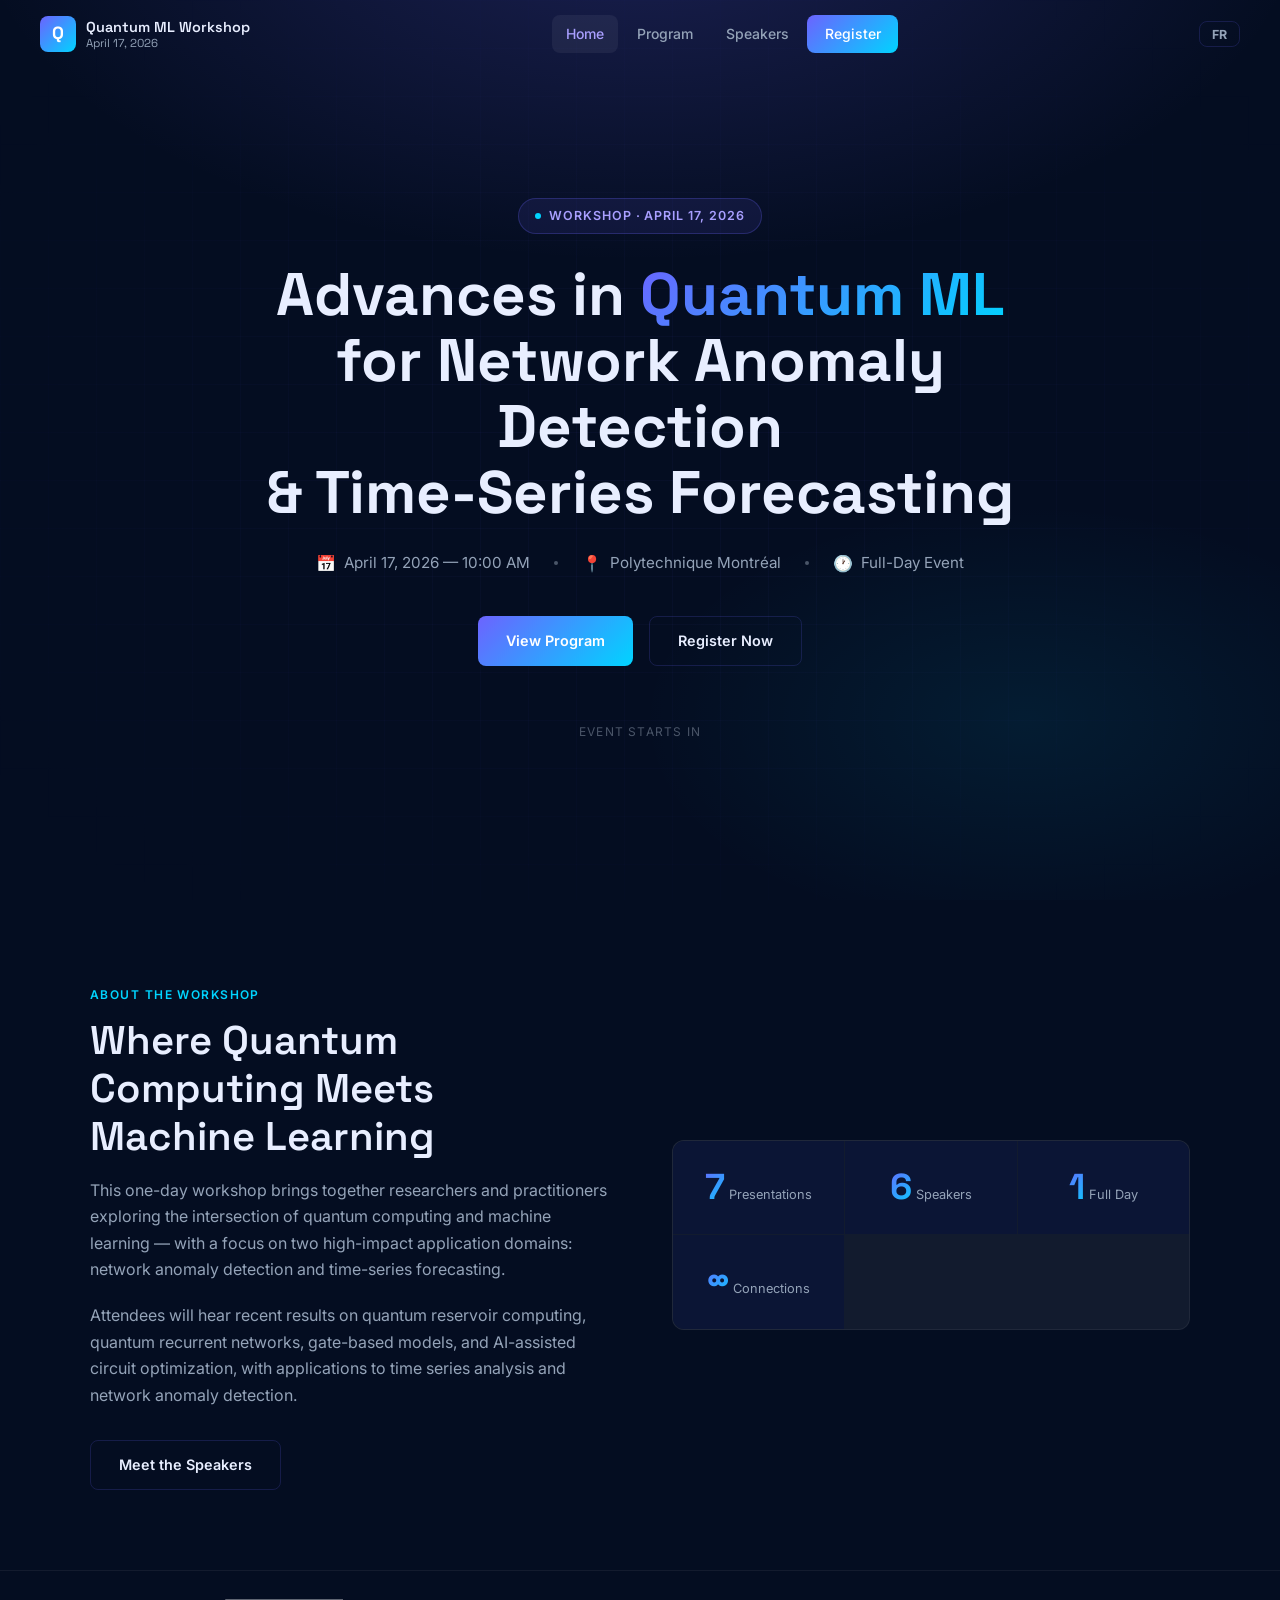
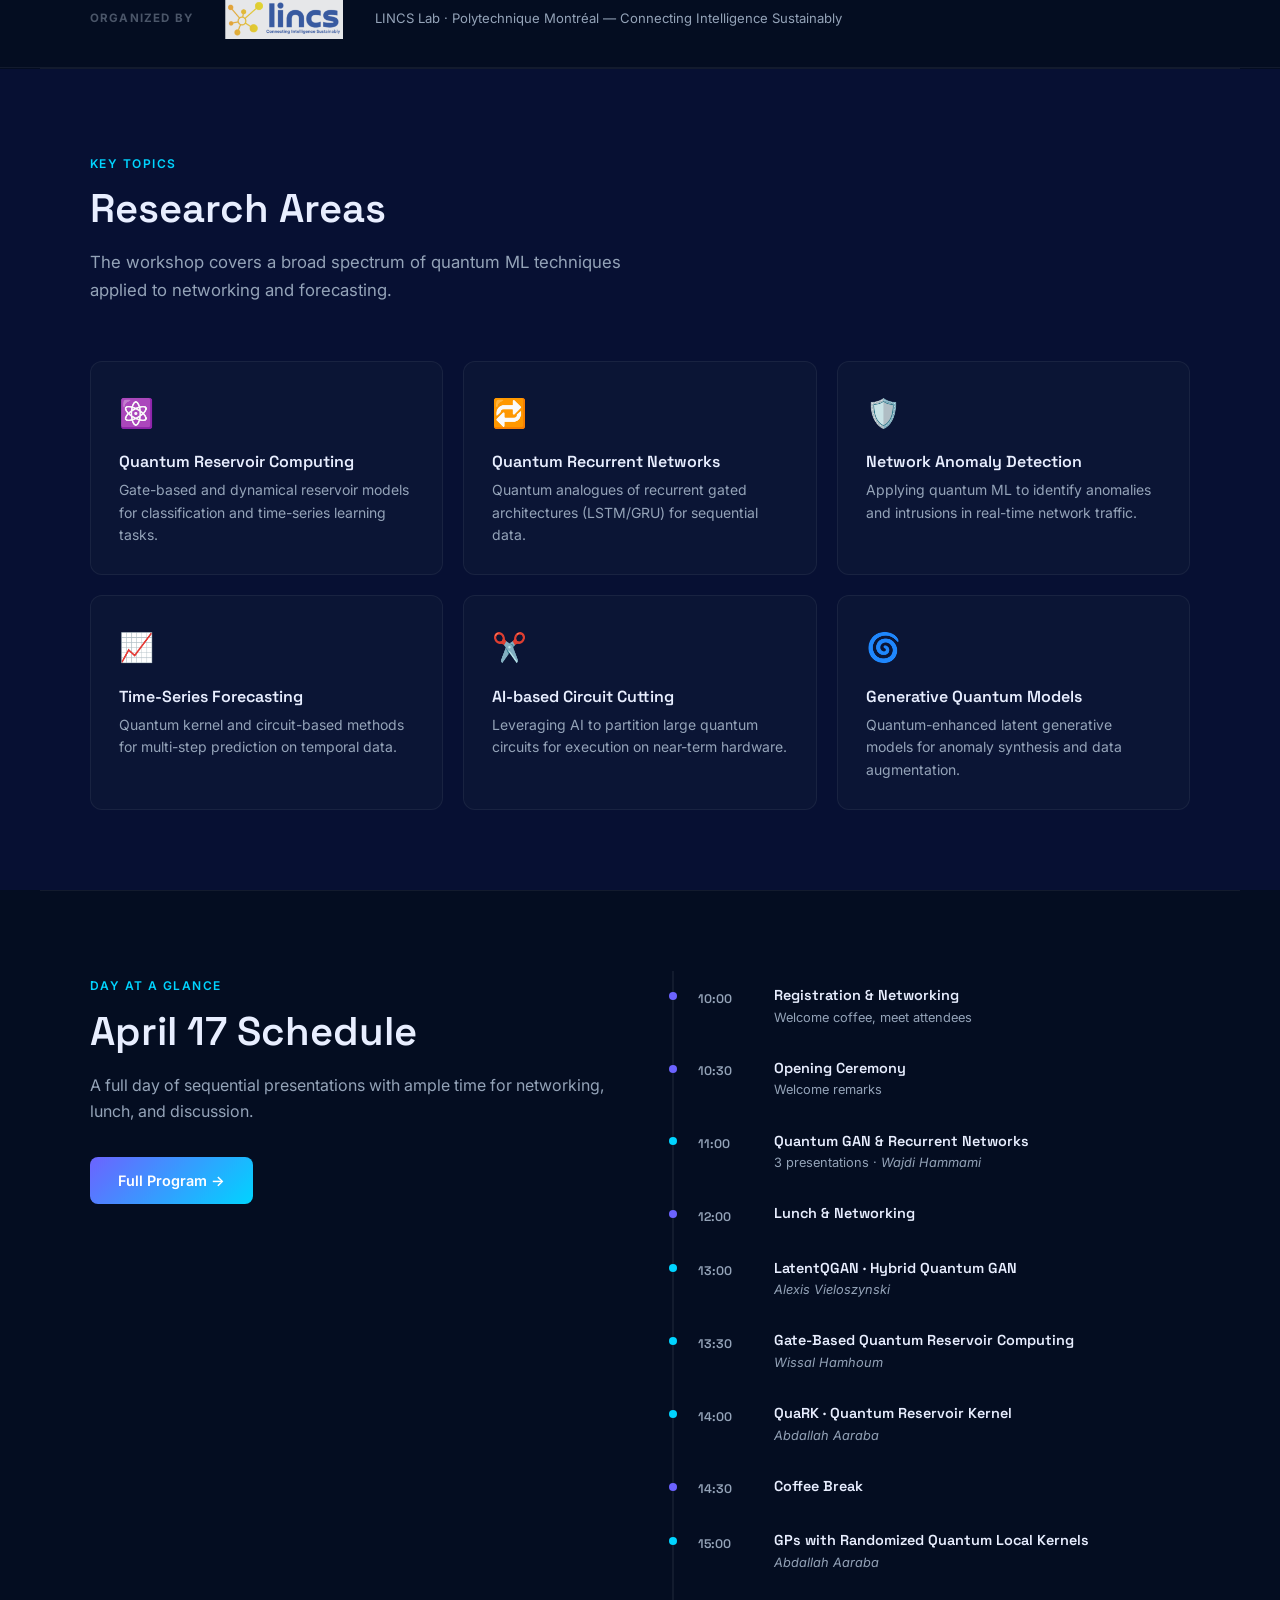
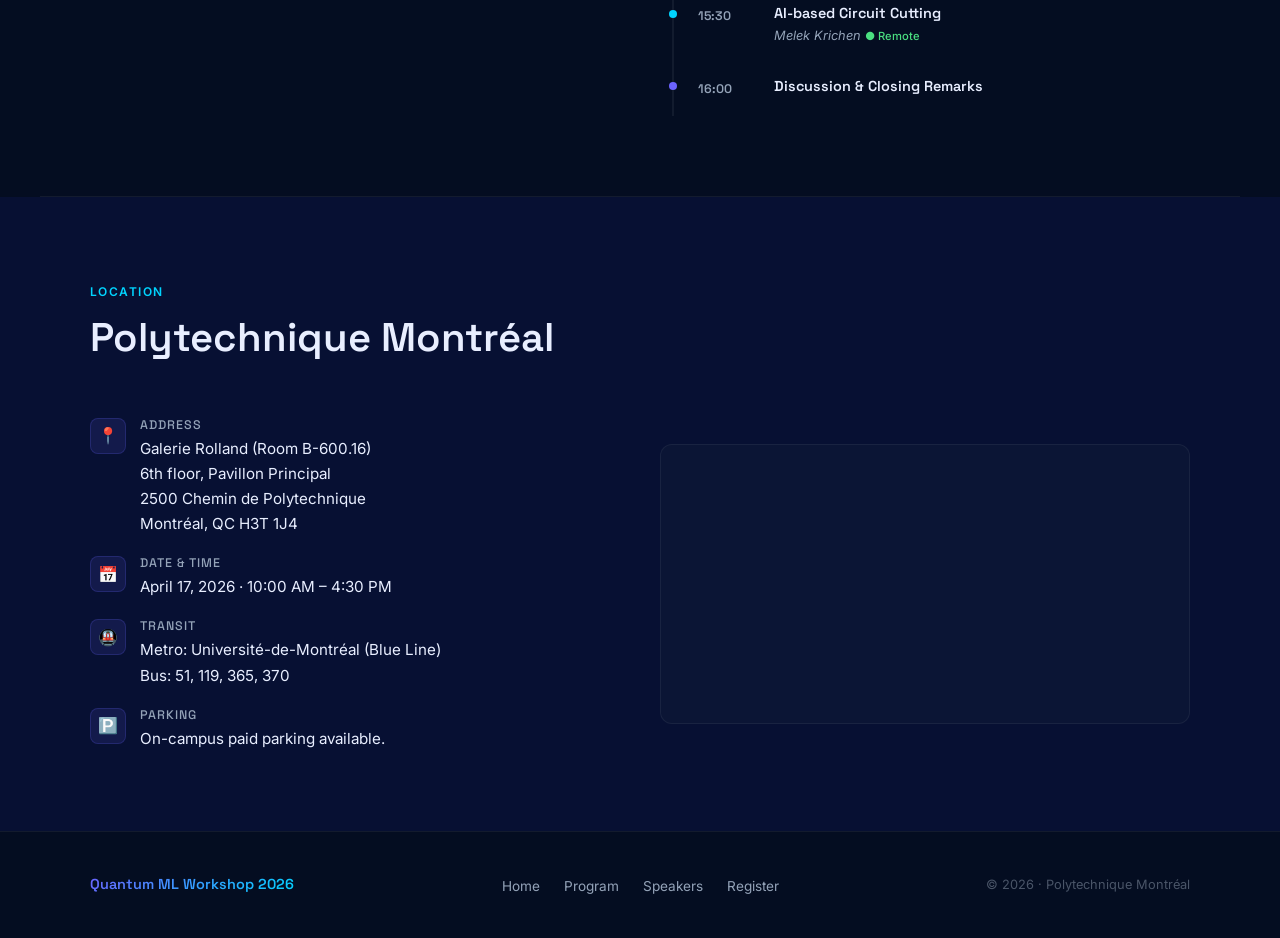
<file: index.html>
<!DOCTYPE html>
<html lang="en">
<head>
  <meta charset="UTF-8" />
  <meta name="viewport" content="width=device-width, initial-scale=1.0" />
  <title>Quantum ML Workshop 2026 — Polytechnique Montréal</title>
  <meta name="description" content="One-day workshop on Advances in Quantum ML Computing for Network Anomaly Detection and Time-Series Forecasting. April 17, 2026 at Polytechnique Montréal." />
  <link rel="stylesheet" href="css/style.css" />
  <style>
    /* ── Hero ───────────────────────────────── */
    .hero {
      min-height: 100vh;
      display: flex;
      align-items: center;
      justify-content: center;
      text-align: center;
      padding: calc(var(--nav-h) + 3rem) 2.5rem 4rem;
      position: relative;
      overflow: hidden;
    }

    .hero-bg {
      position: absolute;
      inset: 0;
      background:
        radial-gradient(ellipse 80% 60% at 50% -10%, rgba(108,99,255,0.22) 0%, transparent 65%),
        radial-gradient(ellipse 50% 40% at 80% 80%, rgba(0,212,255,0.08) 0%, transparent 60%);
      pointer-events: none;
    }

    .hero-grid {
      position: absolute;
      inset: 0;
      background-image:
        linear-gradient(rgba(108,99,255,0.04) 1px, transparent 1px),
        linear-gradient(90deg, rgba(108,99,255,0.04) 1px, transparent 1px);
      background-size: 48px 48px;
      mask-image: radial-gradient(ellipse 80% 80% at 50% 50%, black 20%, transparent 80%);
      pointer-events: none;
    }

    .hero-content {
      position: relative;
      max-width: 800px;
    }

    .hero-badge {
      display: inline-flex;
      align-items: center;
      gap: 0.5rem;
      padding: 0.4rem 1rem;
      border-radius: 999px;
      background: rgba(108,99,255,0.1);
      border: 1px solid rgba(108,99,255,0.25);
      font-size: 0.78rem;
      font-weight: 600;
      letter-spacing: 0.08em;
      text-transform: uppercase;
      color: var(--purple-light);
      margin-bottom: 1.75rem;
    }

    .hero-badge-dot {
      width: 6px; height: 6px;
      border-radius: 50%;
      background: var(--cyan);
      animation: pulse 2s infinite;
    }

    @keyframes pulse {
      0%, 100% { opacity: 1; transform: scale(1); }
      50% { opacity: 0.5; transform: scale(0.85); }
    }

    .hero h1 {
      font-size: clamp(2rem, 5.5vw, 3.75rem);
      line-height: 1.1;
      margin-bottom: 1.5rem;
      font-weight: 700;
    }

    .hero-meta {
      display: flex;
      align-items: center;
      justify-content: center;
      gap: 1.5rem;
      flex-wrap: wrap;
      margin-bottom: 2.5rem;
    }

    .hero-meta-item {
      display: flex;
      align-items: center;
      gap: 0.5rem;
      font-size: 0.95rem;
      color: var(--text-2);
    }

    .hero-meta-item .icon { font-size: 1rem; }

    .hero-meta-sep {
      width: 4px; height: 4px;
      border-radius: 50%;
      background: var(--text-muted);
    }

    .hero-actions {
      display: flex;
      gap: 1rem;
      justify-content: center;
      flex-wrap: wrap;
      margin-bottom: 3.5rem;
    }

    /* Countdown */
    .countdown-wrap {
      margin-top: 1rem;
    }

    .countdown-label-text {
      font-size: 0.75rem;
      text-transform: uppercase;
      letter-spacing: 0.1em;
      color: var(--text-muted);
      margin-bottom: 0.75rem;
    }

    #countdown {
      display: flex;
      align-items: center;
      justify-content: center;
      gap: 0.5rem;
    }

    .countdown-item {
      display: flex;
      flex-direction: column;
      align-items: center;
      min-width: 56px;
    }

    .countdown-num {
      font-family: 'Space Grotesk', sans-serif;
      font-size: 2rem;
      font-weight: 700;
      line-height: 1;
      background: var(--gradient);
      -webkit-background-clip: text;
      -webkit-text-fill-color: transparent;
      background-clip: text;
    }

    .countdown-label {
      font-size: 0.65rem;
      text-transform: uppercase;
      letter-spacing: 0.1em;
      color: var(--text-muted);
      margin-top: 0.3rem;
    }

    .countdown-sep {
      font-size: 1.5rem;
      color: var(--text-muted);
      margin-bottom: 1.2rem;
      font-weight: 300;
    }

    /* ── Section alternates ─────────────────── */
    .section-alt {
      background: var(--bg-2);
    }

    /* ── Mini schedule preview ─────────────── */
    .timeline {
      display: flex;
      flex-direction: column;
      gap: 0;
      max-width: 600px;
    }

    .timeline-item {
      display: flex;
      align-items: flex-start;
      gap: 1rem;
      padding: 1rem 0;
      border-left: 2px solid var(--border-light);
      padding-left: 1.5rem;
      position: relative;
    }

    .timeline-item::before {
      content: '';
      position: absolute;
      left: -5px;
      top: 1.3rem;
      width: 8px; height: 8px;
      border-radius: 50%;
      background: var(--purple);
    }

    .timeline-item.highlight::before { background: var(--cyan); }

    .timeline-time {
      font-size: 0.78rem;
      font-weight: 600;
      color: var(--text-2);
      font-family: 'Space Grotesk', sans-serif;
      min-width: 60px;
      padding-top: 0.1rem;
    }

    .timeline-content h4 {
      font-size: 0.9rem;
      font-weight: 600;
      margin-bottom: 0.15rem;
    }

    .timeline-content p {
      font-size: 0.8rem;
      color: var(--text-2);
    }
  </style>
</head>
<body>

  <!-- Navigation -->
  <nav class="nav" id="nav">
    <div class="nav-logo">
      <div class="nav-logo-icon">Q</div>
      <div class="nav-logo-text">
        Quantum ML Workshop
        <span>April 17, 2026</span>
      </div>
    </div>

    <button class="nav-hamburger" id="navHamburger" aria-label="Toggle menu" aria-expanded="false">
      <span></span><span></span><span></span>
    </button>

    <ul class="nav-links" id="navLinks">
      <li><a href="index.html" data-i18n="nav.home">Home</a></li>
      <li><a href="program.html" data-i18n="nav.program">Program</a></li>
      <li><a href="speakers.html" data-i18n="nav.speakers">Speakers</a></li>
      <li><a href="registration.html" class="nav-cta" data-i18n="nav.register">Register</a></li>
    </ul>
    <button class="lang-toggle" id="langToggle" aria-label="Switch language">FR</button>
  </nav>

  <!-- Hero -->
  <section class="hero">
    <div class="hero-bg"></div>
    <div class="hero-grid"></div>
    <div class="hero-content">
      <div class="hero-badge">
        <span class="hero-badge-dot"></span>
        <span data-i18n="hero.badge">Workshop · April 17, 2026</span>
      </div>

      <h1 data-i18n-html="hero.h1">
        Advances in <span class="gradient-text">Quantum ML</span><br />
        for Network Anomaly Detection<br />
        &amp; Time-Series Forecasting
      </h1>

      <div class="hero-meta">
        <div class="hero-meta-item">
          <span class="icon">📅</span>
          <span data-i18n="hero.date">April 17, 2026 — 10:00 AM</span>
        </div>
        <div class="hero-meta-sep"></div>
        <div class="hero-meta-item">
          <span class="icon">📍</span>
          <span data-i18n="hero.location">Polytechnique Montréal</span>
        </div>
        <div class="hero-meta-sep"></div>
        <div class="hero-meta-item">
          <span class="icon">🕐</span>
          <span data-i18n="hero.duration">Full-Day Event</span>
        </div>
      </div>

      <div class="hero-actions">
        <a href="program.html" class="btn btn-primary" data-i18n="hero.cta1">View Program</a>
        <a href="registration.html" class="btn btn-outline" data-i18n="hero.cta2">Register Now</a>
      </div>

      <div class="countdown-wrap">
        <p class="countdown-label-text" data-i18n="hero.countdown">Event starts in</p>
        <div id="countdown"></div>
      </div>
    </div>
  </section>

  <!-- About -->
  <section class="section">
    <div class="section-inner">
      <div style="display:grid; grid-template-columns: 1fr 1fr; gap: 4rem; align-items: center;">
        <div>
          <span class="section-label" data-i18n="about.label">About the Workshop</span>
          <h2 class="section-title" data-i18n="about.title">Where Quantum Computing Meets Machine Learning</h2>
          <p style="color:var(--text-2); margin-bottom:1.25rem;" data-i18n="about.p1">
            This one-day workshop brings together researchers and practitioners exploring the intersection
            of quantum computing and machine learning — with a focus on two high-impact application domains:
            network anomaly detection and time-series forecasting.
          </p>
          <p style="color:var(--text-2); margin-bottom:2rem;" data-i18n="about.p2">
            Attendees will hear recent results on quantum reservoir computing, quantum recurrent networks,
            gate-based models, and AI-assisted circuit optimization, with applications to time series analysis
            and network anomaly detection.
          </p>
          <a href="speakers.html" class="btn btn-outline" data-i18n="about.cta">Meet the Speakers</a>
        </div>

        <div class="stats-bar" style="margin:0;">
          <div class="stat-item">
            <span class="countdown-num" style="font-size:2.25rem;">7</span>
            <span class="stat-label" data-i18n="stats.presentations">Presentations</span>
          </div>
          <div class="stat-item">
            <span class="countdown-num" style="font-size:2.25rem;">6</span>
            <span class="stat-label" data-i18n="stats.speakers">Speakers</span>
          </div>
          <div class="stat-item">
            <span class="countdown-num" style="font-size:2.25rem;">1</span>
            <span class="stat-label" data-i18n="stats.day">Full Day</span>
          </div>
          <div class="stat-item">
            <span class="countdown-num" style="font-size:2.25rem;">∞</span>
            <span class="stat-label" data-i18n="stats.connections">Connections</span>
          </div>
        </div>
      </div>
    </div>
  </section>

  <!-- Organized by -->
  <div style="border-top:1px solid var(--border-light); border-bottom:1px solid var(--border-light); padding: 1.75rem 2.5rem;">
    <div style="max-width:1100px; margin:0 auto; display:flex; align-items:center; gap:2rem; flex-wrap:wrap;">
      <span style="font-size:0.72rem; font-weight:700; letter-spacing:0.1em; text-transform:uppercase; color:var(--text-muted); white-space:nowrap;" data-i18n="org.label">Organized by</span>
      <a href="https://lincs.polymtl.ca" target="_blank" rel="noopener">
        <img src="images/Color-logo-with-background-2-scaled-210x71.png"
             alt="LINCS Lab — Polytechnique Montréal"
             style="height:40px; width:auto; opacity:0.9; transition:opacity 0.2s;"
             onmouseover="this.style.opacity='1'" onmouseout="this.style.opacity='0.9'" />
      </a>
      <span style="font-size:0.82rem; color:var(--text-2);" data-i18n="org.desc">LINCS Lab · Polytechnique Montréal — Connecting Intelligence Sustainably</span>
    </div>
  </div>

  <div class="divider"></div>

  <!-- Topics -->
  <section class="section section-alt">
    <div class="section-inner">
      <div class="section-header">
        <span class="section-label" data-i18n="topics.label">Key Topics</span>
        <h2 class="section-title" data-i18n="topics.title">Research Areas</h2>
        <p class="section-subtitle" data-i18n="topics.subtitle">
          The workshop covers a broad spectrum of quantum ML techniques applied to networking and forecasting.
        </p>
      </div>

      <div class="topics-grid">
        <div class="topic-card">
          <div class="topic-icon">⚛️</div>
          <h3 data-i18n="topic1.title">Quantum Reservoir Computing</h3>
          <p data-i18n="topic1.desc">Gate-based and dynamical reservoir models for classification and time-series learning tasks.</p>
        </div>
        <div class="topic-card">
          <div class="topic-icon">🔁</div>
          <h3 data-i18n="topic2.title">Quantum Recurrent Networks</h3>
          <p data-i18n="topic2.desc">Quantum analogues of recurrent gated architectures (LSTM/GRU) for sequential data.</p>
        </div>
        <div class="topic-card">
          <div class="topic-icon">🛡️</div>
          <h3 data-i18n="topic3.title">Network Anomaly Detection</h3>
          <p data-i18n="topic3.desc">Applying quantum ML to identify anomalies and intrusions in real-time network traffic.</p>
        </div>
        <div class="topic-card">
          <div class="topic-icon">📈</div>
          <h3 data-i18n="topic4.title">Time-Series Forecasting</h3>
          <p data-i18n="topic4.desc">Quantum kernel and circuit-based methods for multi-step prediction on temporal data.</p>
        </div>
        <div class="topic-card">
          <div class="topic-icon">✂️</div>
          <h3 data-i18n="topic5.title">AI-based Circuit Cutting</h3>
          <p data-i18n="topic5.desc">Leveraging AI to partition large quantum circuits for execution on near-term hardware.</p>
        </div>
        <div class="topic-card">
          <div class="topic-icon">🌀</div>
          <h3 data-i18n="topic6.title">Generative Quantum Models</h3>
          <p data-i18n="topic6.desc">Quantum-enhanced latent generative models for anomaly synthesis and data augmentation.</p>
        </div>
      </div>
    </div>
  </section>

  <div class="divider"></div>

  <!-- Schedule Preview -->
  <section class="section">
    <div class="section-inner">
      <div style="display:grid; grid-template-columns: 1fr 1fr; gap: 4rem; align-items: start;">
        <div>
          <span class="section-label" data-i18n="sched.label">Day at a Glance</span>
          <h2 class="section-title" data-i18n="sched.title">April 17 Schedule</h2>
          <p style="color:var(--text-2); margin-bottom:2rem;" data-i18n="sched.desc">
            A full day of sequential presentations with ample time for networking, lunch, and discussion.
          </p>
          <a href="program.html" class="btn btn-primary" data-i18n="sched.cta">Full Program →</a>
        </div>

        <div class="timeline">
          <div class="timeline-item">
            <div class="timeline-time">10:00</div>
            <div class="timeline-content">
              <h4 data-i18n="tl.networking">Registration &amp; Networking</h4>
              <p data-i18n="tl.networking.sub">Welcome coffee, meet attendees</p>
            </div>
          </div>
          <div class="timeline-item">
            <div class="timeline-time">10:30</div>
            <div class="timeline-content">
              <h4 data-i18n="tl.opening">Opening remarks</h4>
              <p data-i18n="tl.opening.sub">Opening Ceremony</p>
            </div>
          </div>
          <div class="timeline-item highlight">
            <div class="timeline-time">11:00</div>
            <div class="timeline-content">
              <h4 data-i18n="tl.wajdi">Quantum GAN &amp; Recurrent Networks</h4>
              <p data-i18n-html="tl.wajdi.sub">3 presentations · <em>Wajdi Hammami</em></p>
            </div>
          </div>
          <div class="timeline-item">
            <div class="timeline-time">12:00</div>
            <div class="timeline-content">
              <h4 data-i18n="tl.lunch">Lunch &amp; Networking</h4>
            </div>
          </div>
          <div class="timeline-item highlight">
            <div class="timeline-time">13:00</div>
            <div class="timeline-content">
              <h4 data-i18n="tl.alexis.sub">LatentQGAN · Hybrid Quantum GAN</h4>
              <p><em>Alexis Vieloszynski</em></p>
            </div>
          </div>
          <div class="timeline-item highlight">
            <div class="timeline-time">13:30</div>
            <div class="timeline-content">
              <h4 data-i18n="tl.wissal.sub">Gate-Based Quantum Reservoir Computing</h4>
              <p><em>Wissal Hamhoum</em></p>
            </div>
          </div>
          <div class="timeline-item highlight">
            <div class="timeline-time">14:00</div>
            <div class="timeline-content">
              <h4 data-i18n="tl.abdallah1.sub">QuaRK · Quantum Reservoir Kernel</h4>
              <p><em>Abdallah Aaraba</em></p>
            </div>
          </div>
          <div class="timeline-item">
            <div class="timeline-time">14:30</div>
            <div class="timeline-content">
              <h4 data-i18n="tl.break">Coffee Break</h4>
            </div>
          </div>
          <div class="timeline-item highlight">
            <div class="timeline-time">15:00</div>
            <div class="timeline-content">
              <h4 data-i18n="tl.abdallah2.sub">GPs with Randomized Quantum Local Kernels</h4>
              <p><em>Abdallah Aaraba</em></p>
            </div>
          </div>
          <div class="timeline-item highlight">
            <div class="timeline-time">15:30</div>
            <div class="timeline-content">
              <h4 data-i18n="tl.melek.sub">AI-based Circuit Cutting</h4>
              <p><em>Melek Krichen</em> <span style="font-size:0.7rem;color:#4ade80;font-weight:500;">● Remote</span></p>
            </div>
          </div>
          <div class="timeline-item">
            <div class="timeline-time">16:00</div>
            <div class="timeline-content">
              <h4 data-i18n="tl.closing">Discussion &amp; Closing Remarks</h4>
            </div>
          </div>
        </div>
      </div>
    </div>
  </section>

  <div class="divider"></div>

  <!-- Venue -->
  <section class="section section-alt">
    <div class="section-inner">
      <div class="section-header">
        <span class="section-label" data-i18n="venue.label">Location</span>
        <h2 class="section-title">Polytechnique Montréal</h2>
      </div>

      <div class="venue-grid">
        <div class="venue-details">
          <div class="venue-detail-item">
            <div class="venue-detail-icon">📍</div>
            <div>
              <h4 data-i18n="venue.address.label">Address</h4>
              <p data-i18n-html="venue.address.val">Galerie Rolland (Room B-600.16)<br />6th floor, Pavillon Principal<br />2500 Chemin de Polytechnique<br />Montréal, QC H3T 1J4</p>
            </div>
          </div>
          <div class="venue-detail-item">
            <div class="venue-detail-icon">📅</div>
            <div>
              <h4 data-i18n="venue.date.label">Date &amp; Time</h4>
              <p data-i18n="venue.date.val">April 17, 2026 · 10:00 AM – 4:30 PM</p>
            </div>
          </div>
          <div class="venue-detail-item">
            <div class="venue-detail-icon">🚇</div>
            <div>
              <h4 data-i18n="venue.transit.label">Transit</h4>
              <p data-i18n-html="venue.transit.val">Metro: Université-de-Montréal (Blue Line)<br />Bus: 51, 119, 365, 370</p>
            </div>
          </div>
          <div class="venue-detail-item">
            <div class="venue-detail-icon">🅿️</div>
            <div>
              <h4 data-i18n="venue.parking.label">Parking</h4>
              <p data-i18n="venue.parking.val">On-campus paid parking available.</p>
            </div>
          </div>
        </div>

        <div class="venue-map">
          <iframe
            src="https://www.openstreetmap.org/export/embed.html?bbox=-73.616%2C45.501%2C-73.606%2C45.507&layer=mapnik&marker=45.50406%2C-73.61228"
            loading="lazy"
            title="Polytechnique Montréal map"
          ></iframe>
        </div>
      </div>
    </div>
  </section>

  <!-- Footer -->
  <footer class="footer">
    <div class="footer-inner">
      <div class="footer-logo gradient-text">Quantum ML Workshop 2026</div>
      <ul class="footer-links">
        <li><a href="index.html" data-i18n="nav.home">Home</a></li>
        <li><a href="program.html" data-i18n="nav.program">Program</a></li>
        <li><a href="speakers.html" data-i18n="nav.speakers">Speakers</a></li>
        <li><a href="registration.html" data-i18n="nav.register">Register</a></li>
      </ul>
      <p class="footer-copy" data-i18n="footer.copy">© 2026 · Polytechnique Montréal</p>
    </div>
  </footer>

  <script src="js/main.js"></script>
</body>
</html>
</file>
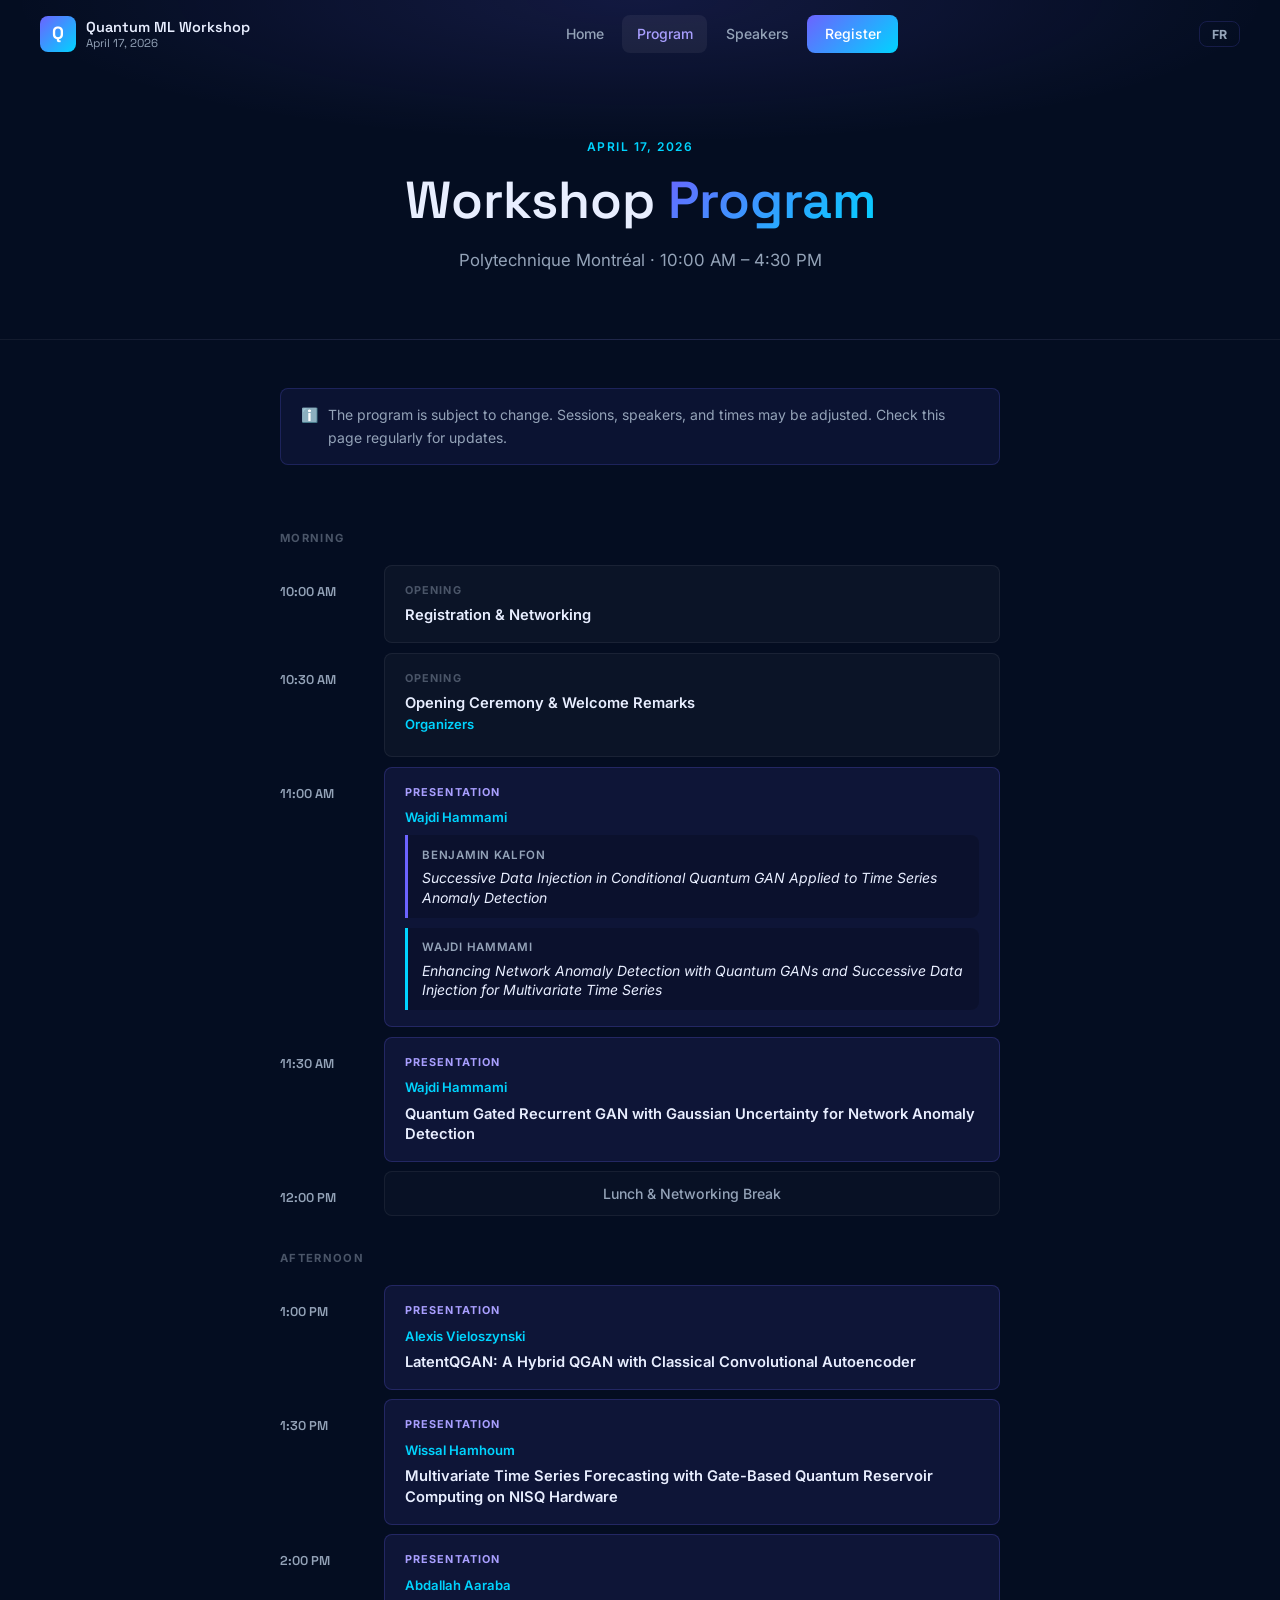
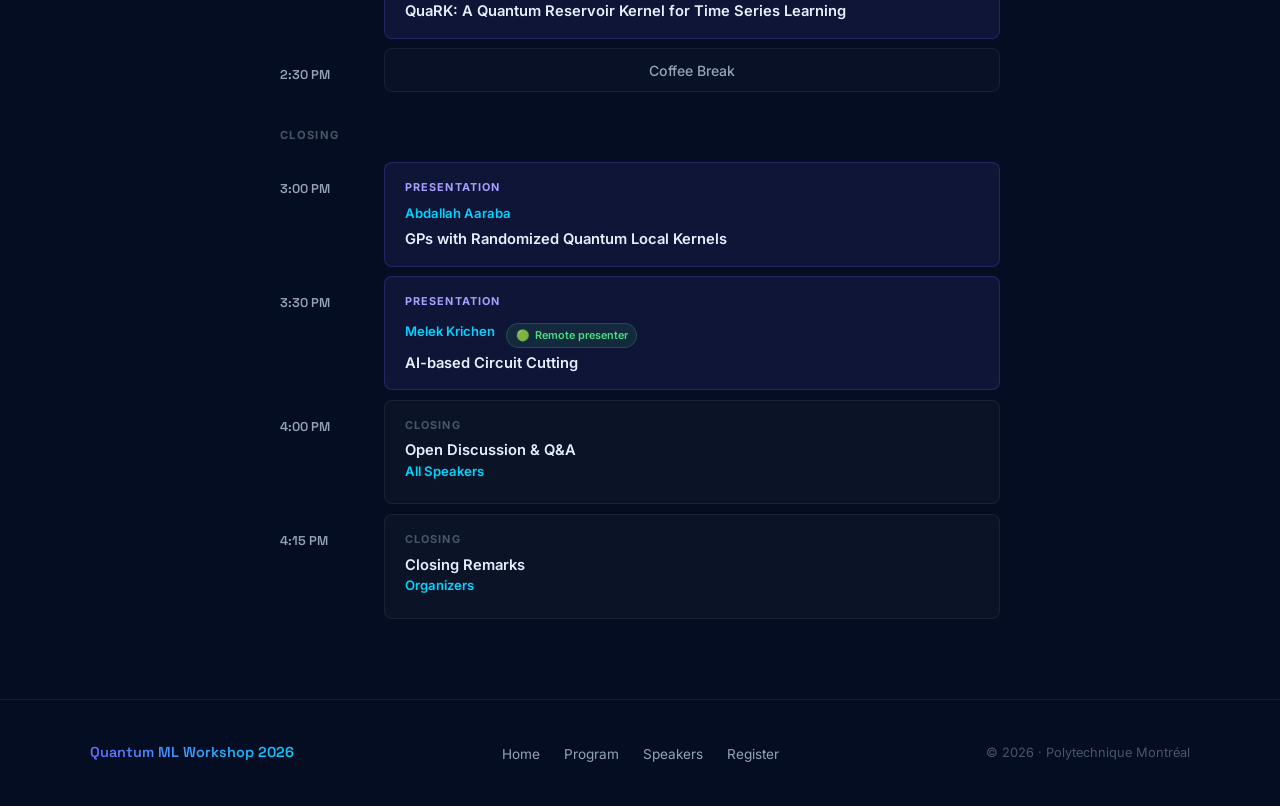
<file: program.html>
<!DOCTYPE html>
<html lang="en">
<head>
  <meta charset="UTF-8" />
  <meta name="viewport" content="width=device-width, initial-scale=1.0" />
  <title>Program — Quantum ML Workshop 2026</title>
  <meta name="description" content="Full program and schedule for the Quantum ML Workshop, April 17, 2026 at Polytechnique Montréal." />
  <link rel="stylesheet" href="css/style.css" />
  <style>
    .program-section { padding: 3rem 2.5rem 5rem; }
    .program-inner { max-width: 720px; margin: 0 auto; }

    .schedule-list { display: flex; flex-direction: column; gap: 0.6rem; }

    .sched-row { display: grid; grid-template-columns: 88px 1fr; gap: 1rem; align-items: start; }

    .sched-time {
      font-size: 0.8rem; font-weight: 600; color: var(--text-2);
      font-family: 'Space Grotesk', sans-serif; white-space: nowrap; padding-top: 1rem;
    }

    .sched-card {
      border-radius: var(--radius-sm); padding: 1rem 1.25rem; border: 1px solid transparent;
      transition: transform var(--transition), box-shadow var(--transition);
    }
    .sched-card:hover { transform: translateY(-1px); box-shadow: 0 6px 20px rgba(0,0,0,0.25); }

    .sched-card.talk, .sched-card.talk-combined {
      background: rgba(108,99,255,0.1); border-color: rgba(108,99,255,0.22);
    }
    .sched-card.plenary { background: rgba(255,255,255,0.03); border-color: var(--border-light); }
    .sched-card.break { background: rgba(255,255,255,0.02); border-color: var(--border-light); text-align: center; padding: 0.7rem 1.25rem; }

    .sched-card-label { font-size: 0.68rem; font-weight: 700; letter-spacing: 0.1em; text-transform: uppercase; color: var(--purple-light); margin-bottom: 0.35rem; }
    .sched-card.plenary .sched-card-label { color: var(--text-muted); }

    .sched-speaker { font-size: 0.82rem; font-weight: 600; color: var(--cyan); margin-bottom: 0.3rem; }
    .sched-title { font-size: 0.92rem; font-weight: 600; color: var(--text); line-height: 1.4; }
    .sched-card.break .sched-title { font-size: 0.88rem; color: var(--text-2); font-weight: 500; }

    .paper-list { display: flex; flex-direction: column; gap: 0.65rem; margin-top: 0.4rem; }
    .paper-item {
      background: rgba(0,0,0,0.18); border-left: 3px solid var(--purple);
      padding: 0.65rem 0.9rem; border-radius: 0 var(--radius-sm) var(--radius-sm) 0;
    }
    .paper-item:last-child { border-left-color: var(--cyan); }
    .paper-author { font-size: 0.72rem; font-weight: 600; color: var(--text-2); text-transform: uppercase; letter-spacing: 0.06em; margin-bottom: 0.2rem; }
    .paper-title { font-size: 0.875rem; color: var(--text); line-height: 1.4; font-style: italic; }

    .online-badge {
      display: inline-flex; align-items: center; gap: 0.3rem; font-size: 0.68rem; font-weight: 600;
      color: #4ade80; background: rgba(74,222,128,0.1); border: 1px solid rgba(74,222,128,0.2);
      border-radius: 999px; padding: 0.15rem 0.55rem; margin-left: 0.5rem; vertical-align: middle;
    }

    .group-label { font-size: 0.7rem; font-weight: 700; letter-spacing: 0.12em; text-transform: uppercase; color: var(--text-muted); padding: 1.5rem 0 0.5rem; }
  </style>
</head>
<body>

  <nav class="nav" id="nav">
    <div class="nav-logo">
      <div class="nav-logo-icon">Q</div>
      <div class="nav-logo-text">Quantum ML Workshop<span>April 17, 2026</span></div>
    </div>
    <button class="nav-hamburger" id="navHamburger" aria-label="Toggle menu" aria-expanded="false">
      <span></span><span></span><span></span>
    </button>
    <ul class="nav-links" id="navLinks">
      <li><a href="index.html" data-i18n="nav.home">Home</a></li>
      <li><a href="program.html" data-i18n="nav.program">Program</a></li>
      <li><a href="speakers.html" data-i18n="nav.speakers">Speakers</a></li>
      <li><a href="registration.html" class="nav-cta" data-i18n="nav.register">Register</a></li>
    </ul>
    <button class="lang-toggle" aria-label="Switch language">FR</button>
  </nav>

  <div class="page-hero">
    <span class="section-label" data-i18n="prog.hero.label">April 17, 2026</span>
    <h1 data-i18n-html="prog.hero.h1">Workshop <span class="gradient-text">Program</span></h1>
    <p data-i18n="prog.hero.sub">Polytechnique Montréal · 10:00 AM – 4:30 PM</p>
  </div>

  <section class="program-section">
    <div class="program-inner">

      <div class="notice">
        <span class="notice-icon">ℹ️</span>
        <span data-i18n="prog.notice">The program is subject to change. Sessions, speakers, and times may be adjusted. Check this page regularly for updates.</span>
      </div>

      <div class="schedule-list">

        <div class="group-label" data-i18n="prog.morning">Morning</div>

        <!-- 10:00 -->
        <div class="sched-row">
          <div class="sched-time">10:00 AM</div>
          <div class="sched-card plenary">
            <div class="sched-card-label" data-i18n="prog.type.opening">Opening</div>
            <div class="sched-title" data-i18n="prog.networking.title">Registration &amp; Networking</div>
          </div>
        </div>

        <!-- 10:30 -->
        <div class="sched-row">
          <div class="sched-time">10:30 AM</div>
          <div class="sched-card plenary">
            <div class="sched-card-label" data-i18n="prog.type.opening">Opening</div>
            <div class="sched-title" data-i18n="prog.opening.title"> Opening Remarks</div>
            <div class="sched-speaker" data-i18n="prog.opening.speaker">Organizers</div>
          </div>
        </div>

        <!-- 11:00 Wajdi — 2 papers -->
        <div class="sched-row">
          <div class="sched-time">11:00 AM</div>
          <div class="sched-card talk-combined">
            <div class="sched-card-label" data-i18n="prog.type.presentation">Presentation</div>
            <div class="sched-speaker">Wajdi Hammami</div>
            <div class="paper-list">
              <div class="paper-item">
                <div class="paper-author">Benjamin Kalfon</div>
                <div class="paper-title">Successive Data Injection in Conditional Quantum GAN Applied to Time Series Anomaly Detection</div>
              </div>
              <div class="paper-item">
                <div class="paper-author">Wajdi Hammami</div>
                <div class="paper-title">Enhancing Network Anomaly Detection with Quantum GANs and Successive Data Injection for Multivariate Time Series</div>
              </div>
            </div>
          </div>
        </div>

        <!-- 11:30 Wajdi -->
        <div class="sched-row">
          <div class="sched-time">11:30 AM</div>
          <div class="sched-card talk">
            <div class="sched-card-label" data-i18n="prog.type.presentation">Presentation</div>
            <div class="sched-speaker">Wajdi Hammami</div>
            <div class="sched-title">Quantum Gated Recurrent GAN with Gaussian Uncertainty for Network Anomaly Detection</div>
          </div>
        </div>

        <!-- 12:00 Lunch -->
        <div class="sched-row">
          <div class="sched-time">12:00 PM</div>
          <div class="sched-card break">
            <div class="sched-title" data-i18n="prog.lunch">🍽️ Lunch &amp; Networking Break</div>
          </div>
        </div>

        <div class="group-label" data-i18n="prog.afternoon">Afternoon</div>

        <!-- 13:00 Alexis -->
        <div class="sched-row">
          <div class="sched-time">1:00 PM</div>
          <div class="sched-card talk">
            <div class="sched-card-label" data-i18n="prog.type.presentation">Presentation</div>
            <div class="sched-speaker">Alexis Vieloszynski</div>
            <div class="sched-title">LatentQGAN: A Hybrid QGAN with Classical Convolutional Autoencoder</div>
          </div>
        </div>

        <!-- 13:30 Wissal -->
        <div class="sched-row">
          <div class="sched-time">1:30 PM</div>
          <div class="sched-card talk">
            <div class="sched-card-label" data-i18n="prog.type.presentation">Presentation</div>
            <div class="sched-speaker">Wissal Hamhoum</div>
            <div class="sched-title">Multivariate Time Series Forecasting with Gate-Based Quantum Reservoir Computing on NISQ Hardware</div>
          </div>
        </div>

        <!-- 14:00 Abdallah QuaRK -->
        <div class="sched-row">
          <div class="sched-time">2:00 PM</div>
          <div class="sched-card talk">
            <div class="sched-card-label" data-i18n="prog.type.presentation">Presentation</div>
            <div class="sched-speaker">Abdallah Aaraba</div>
            <div class="sched-title">QuaRK: A Quantum Reservoir Kernel for Time Series Learning</div>
          </div>
        </div>

        <!-- 14:30 Break -->
        <div class="sched-row">
          <div class="sched-time">2:30 PM</div>
          <div class="sched-card break">
            <div class="sched-title" data-i18n="prog.break">☕ Coffee Break</div>
          </div>
        </div>

        <div class="group-label" data-i18n="prog.closing">Closing</div>

        <!-- 15:00 Abdallah QuaCK-TSF -->
        <div class="sched-row">
          <div class="sched-time">3:00 PM</div>
          <div class="sched-card talk">
            <div class="sched-card-label" data-i18n="prog.type.presentation">Presentation</div>
            <div class="sched-speaker">Abdallah Aaraba</div>
            <div class="sched-title">GPs with Randomized Quantum Local Kernels</div>
          </div>
        </div>

        <!-- 15:30 Melek -->
        <div class="sched-row">
          <div class="sched-time">3:30 PM</div>
          <div class="sched-card talk">
            <div class="sched-card-label" data-i18n="prog.type.presentation">Presentation</div>
            <div class="sched-speaker">
              Melek Krichen
              <span class="online-badge">🟢 <span data-i18n="spk.remote">Remote presenter</span></span>
            </div>
            <div class="sched-title">AI-based Circuit Cutting</div>
          </div>
        </div>

        <!-- 16:00 Discussion -->
        <div class="sched-row">
          <div class="sched-time">4:00 PM</div>
          <div class="sched-card plenary">
            <div class="sched-card-label" data-i18n="prog.type.closing">Closing</div>
            <div class="sched-title" data-i18n="prog.discussion.title">Open Discussion &amp; Q&amp;A</div>
            <div class="sched-speaker" data-i18n="prog.discussion.speaker">All Speakers</div>
          </div>
        </div>

        <!-- 16:15 Closing -->
        <div class="sched-row">
          <div class="sched-time">4:15 PM</div>
          <div class="sched-card plenary">
            <div class="sched-card-label" data-i18n="prog.type.closing">Closing</div>
            <div class="sched-title" data-i18n="prog.remarks.title">Closing Remarks</div>
            <div class="sched-speaker" data-i18n="prog.remarks.speaker">Organizers</div>
          </div>
        </div>

      </div>
    </div>
  </section>

  <footer class="footer">
    <div class="footer-inner">
      <div class="footer-logo gradient-text">Quantum ML Workshop 2026</div>
      <ul class="footer-links">
        <li><a href="index.html" data-i18n="nav.home">Home</a></li>
        <li><a href="program.html" data-i18n="nav.program">Program</a></li>
        <li><a href="speakers.html" data-i18n="nav.speakers">Speakers</a></li>
        <li><a href="registration.html" data-i18n="nav.register">Register</a></li>
      </ul>
      <p class="footer-copy" data-i18n="footer.copy">© 2026 · Polytechnique Montréal</p>
    </div>
  </footer>

  <script src="js/main.js"></script>
</body>
</html>
</file>
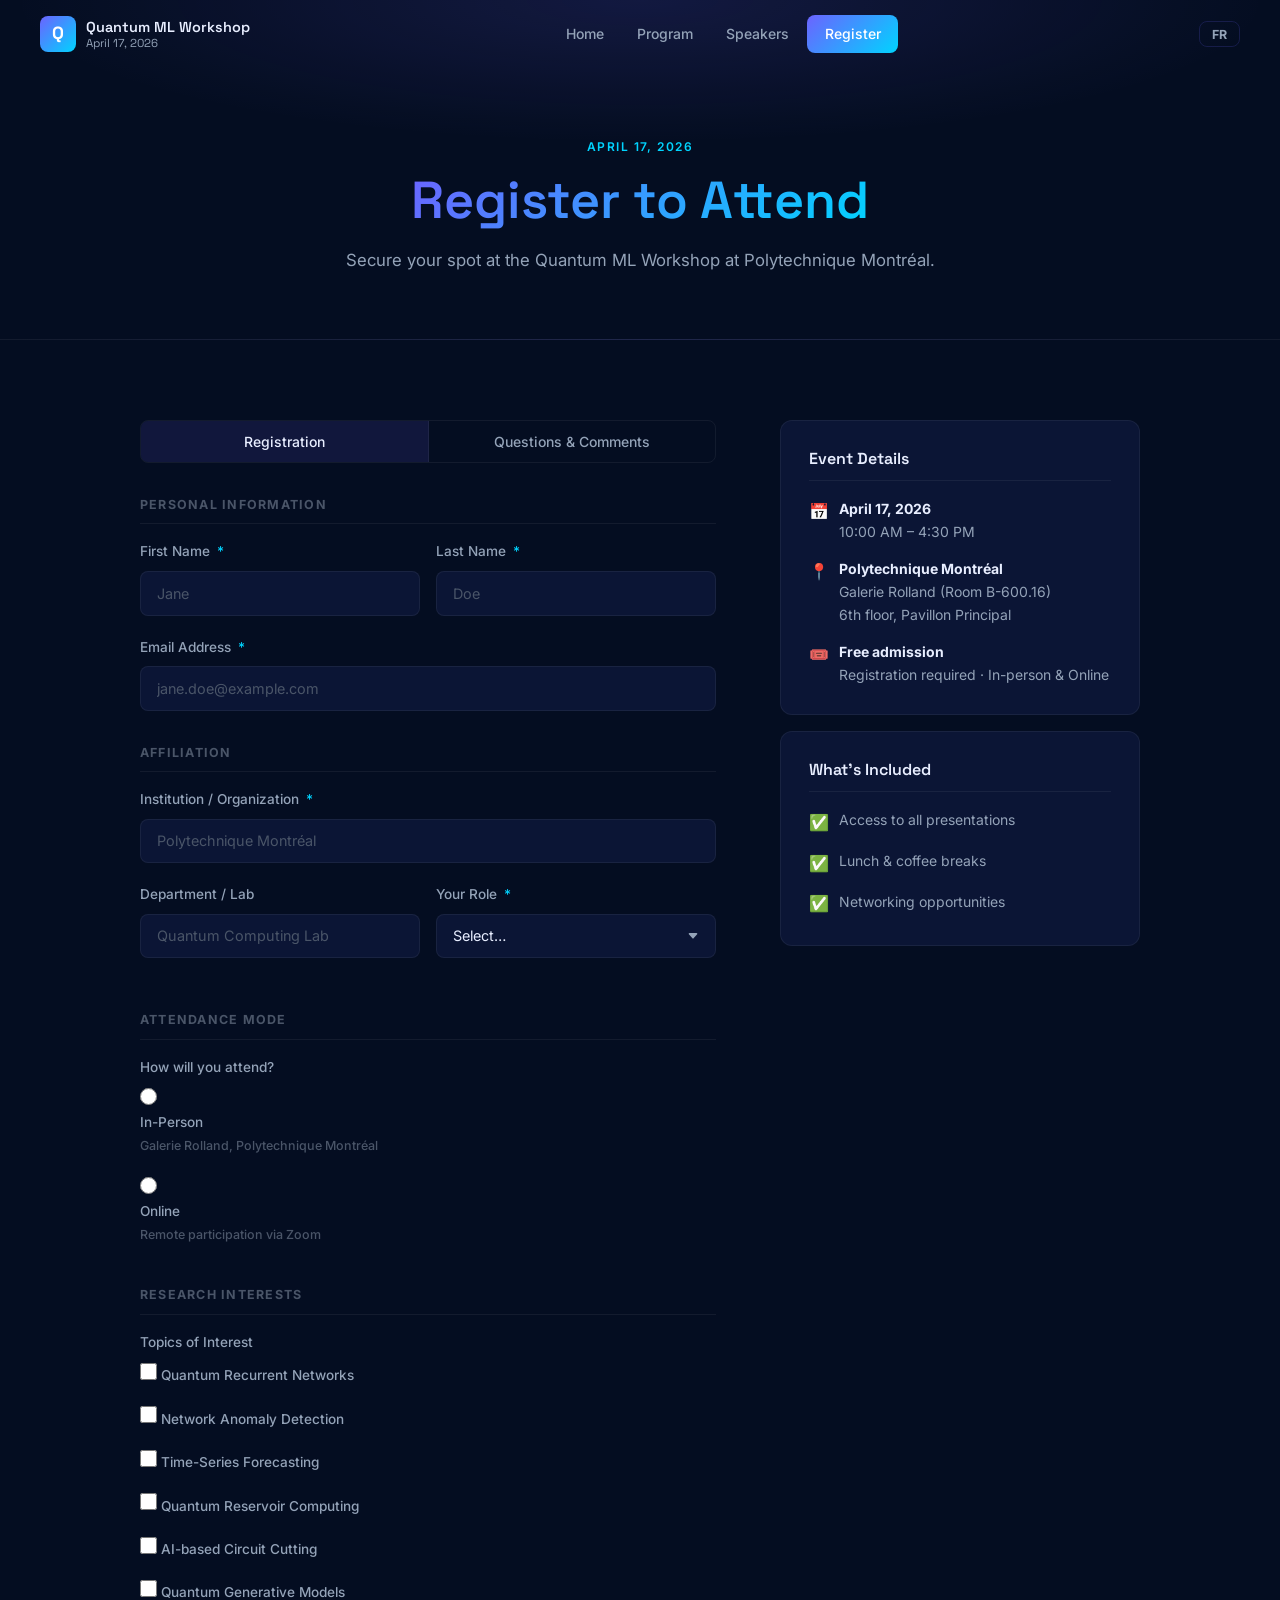
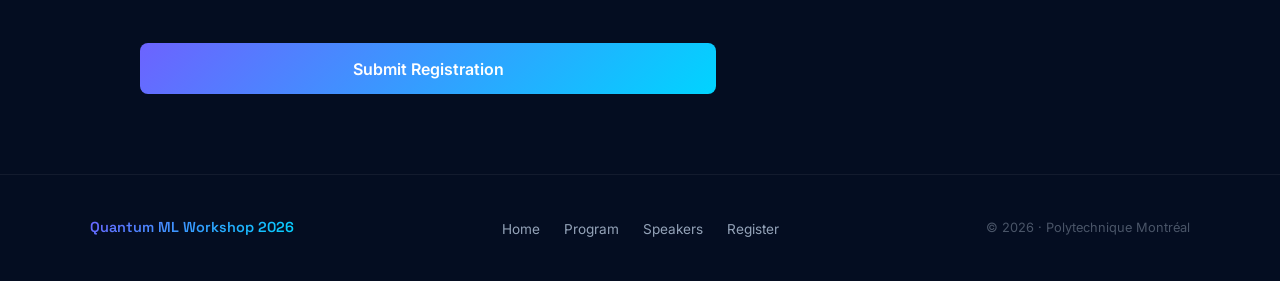
<file: registration.html>
<!DOCTYPE html>
<html lang="en">
<head>
  <meta charset="UTF-8" />
  <meta name="viewport" content="width=device-width, initial-scale=1.0" />
  <title>Registration — Quantum ML Workshop 2026</title>
  <meta name="description" content="Register to attend the Quantum ML Workshop on April 17, 2026 at Polytechnique Montréal." />
  <link rel="stylesheet" href="css/style.css" />
  <style>
    .reg-layout {
      display: grid;
      grid-template-columns: 1fr 360px;
      gap: 4rem;
      align-items: start;
      max-width: 1000px;
      margin: 0 auto;
    }

    .reg-sidebar {
      position: sticky;
      top: calc(var(--nav-h) + 2rem);
    }

    .info-card {
      background: var(--bg-card);
      border: 1px solid var(--border-light);
      border-radius: var(--radius);
      padding: 1.75rem;
      margin-bottom: 1rem;
    }

    .info-card h3 {
      font-size: 1rem;
      margin-bottom: 1rem;
      padding-bottom: 0.75rem;
      border-bottom: 1px solid var(--border-light);
    }

    .info-list {
      display: flex;
      flex-direction: column;
      gap: 0.85rem;
      list-style: none;
    }

    .info-list li {
      display: flex;
      align-items: flex-start;
      gap: 0.65rem;
      font-size: 0.875rem;
      color: var(--text-2);
    }

    .info-list li .info-icon {
      font-size: 1rem;
      flex-shrink: 0;
      margin-top: 0.05rem;
    }

    .form-section-title {
      font-size: 0.78rem;
      font-weight: 700;
      letter-spacing: 0.1em;
      text-transform: uppercase;
      color: var(--text-muted);
      margin: 2rem 0 1rem;
      padding-bottom: 0.5rem;
      border-bottom: 1px solid var(--border-light);
    }

    .form-section-title:first-child { margin-top: 0; }

    .checkbox-group {
      display: flex;
      flex-direction: column;
      gap: 0.65rem;
    }

    .checkbox-label {
      display: flex;
      align-items: flex-start;
      gap: 0.75rem;
      cursor: pointer;
      font-size: 0.875rem;
      color: var(--text-2);
    }

    .checkbox-label input[type="checkbox"] {
      width: 17px; height: 17px;
      accent-color: var(--purple);
      margin-top: 0.1rem;
      flex-shrink: 0;
      cursor: pointer;
    }

    /* Tab switcher for Registration vs Comments */
    .tab-bar {
      display: flex;
      gap: 0;
      border: 1px solid var(--border-light);
      border-radius: var(--radius-sm);
      overflow: hidden;
      margin-bottom: 2rem;
    }

    .tab-btn {
      flex: 1;
      padding: 0.75rem 1rem;
      background: transparent;
      border: none;
      color: var(--text-2);
      font-size: 0.875rem;
      font-weight: 500;
      font-family: 'Inter', sans-serif;
      cursor: pointer;
      transition: background var(--transition), color var(--transition);
      text-align: center;
    }

    .tab-btn:first-child {
      border-right: 1px solid var(--border-light);
    }

    .tab-btn.active {
      background: rgba(108,99,255,0.12);
      color: var(--text);
    }

    .tab-panel { display: none; }
    .tab-panel.active { display: block; }

    /* Attendance mode radio group */
    .radio-group {
      display: flex;
      flex-direction: column;
      gap: 0.65rem;
    }

    .radio-label {
      display: flex;
      align-items: flex-start;
      gap: 0.75rem;
      cursor: pointer;
      font-size: 0.875rem;
      color: var(--text-2);
    }

    .radio-label input[type="radio"] {
      width: 17px; height: 17px;
      accent-color: var(--purple);
      margin-top: 0.1rem;
      flex-shrink: 0;
      cursor: pointer;
    }

    .radio-label .radio-desc {
      font-size: 0.78rem;
      color: var(--text-muted);
      margin-top: 0.15rem;
    }

    @media (max-width: 768px) {
      .reg-layout { grid-template-columns: 1fr; }
      .reg-sidebar { position: static; order: -1; }
    }
  </style>
</head>
<body>

  <!-- Navigation -->
  <nav class="nav" id="nav">
    <div class="nav-logo">
      <div class="nav-logo-icon">Q</div>
      <div class="nav-logo-text">
        Quantum ML Workshop
        <span>April 17, 2026</span>
      </div>
    </div>
    <button class="nav-hamburger" id="navHamburger" aria-label="Toggle menu" aria-expanded="false">
      <span></span><span></span><span></span>
    </button>
    <ul class="nav-links" id="navLinks">
      <li><a href="index.html" data-i18n="nav.home">Home</a></li>
      <li><a href="program.html" data-i18n="nav.program">Program</a></li>
      <li><a href="speakers.html" data-i18n="nav.speakers">Speakers</a></li>
      <li><a href="registration.html" class="nav-cta" data-i18n="nav.register">Register</a></li>
    </ul>
    <button class="lang-toggle" aria-label="Switch language">FR</button>
  </nav>

  <!-- Page Hero -->
  <div class="page-hero">
    <span class="section-label" data-i18n="reg.hero.label">April 17, 2026</span>
    <h1><span class="gradient-text" data-i18n="reg.hero.title">Register to Attend</span></h1>
    <p data-i18n="reg.hero.sub">Secure your spot at the Quantum ML Workshop at Polytechnique Montréal.</p>
  </div>

  <section class="section">
    <div class="reg-layout">

      <!-- Main Forms -->
      <div>

        <!-- Tab bar -->
        <div class="tab-bar">
          <button class="tab-btn active" onclick="switchTab('registration', this)" data-i18n="reg.tab.reg">Registration</button>
          <button class="tab-btn" onclick="switchTab('comments', this)" data-i18n="reg.tab.comments">Questions &amp; Comments</button>
        </div>

        <!-- ── Registration Tab ───────────────────── -->
        <div id="tab-registration" class="tab-panel active">
          <form id="registrationForm" novalidate>

            <div class="form-section-title" data-i18n="reg.sec.personal">Personal Information</div>

            <div class="form-row">
              <div class="form-group">
                <label for="firstName"><span data-i18n="reg.label.fname">First Name</span> <span class="required">*</span></label>
                <input type="text" id="firstName" name="firstName" class="form-control"
                       placeholder="Jane" required autocomplete="given-name" />
              </div>
              <div class="form-group">
                <label for="lastName"><span data-i18n="reg.label.lname">Last Name</span> <span class="required">*</span></label>
                <input type="text" id="lastName" name="lastName" class="form-control"
                       placeholder="Doe" required autocomplete="family-name" />
              </div>
            </div>

            <div class="form-group">
              <label for="email"><span data-i18n="reg.label.email">Email Address</span> <span class="required">*</span></label>
              <input type="email" id="email" name="email" class="form-control"
                     placeholder="jane.doe@example.com" required autocomplete="email" />
            </div>

            <div class="form-section-title" data-i18n="reg.sec.affil">Affiliation</div>

            <div class="form-group">
              <label for="institution"><span data-i18n="reg.label.institution">Institution / Organization</span> <span class="required">*</span></label>
              <input type="text" id="institution" name="institution" class="form-control"
                     placeholder="Polytechnique Montréal" required />
            </div>

            <div class="form-row">
              <div class="form-group">
                <label for="department" data-i18n="reg.label.dept">Department / Lab</label>
                <input type="text" id="department" name="department" class="form-control"
                       placeholder="Quantum Computing Lab" />
              </div>
              <div class="form-group">
                <label for="role"><span data-i18n="reg.label.role">Your Role</span> <span class="required">*</span></label>
                <select id="role" name="role" class="form-control" required>
                  <option value="" disabled selected>Select…</option>
                  <option value="PhD Student" data-i18n-opt="reg.role.phd">PhD Student</option>
                  <option value="Postdoc" data-i18n-opt="reg.role.postdoc">Postdoc</option>
                  <option value="Professor / Faculty" data-i18n-opt="reg.role.prof">Professor / Faculty</option>
                  <option value="Research Scientist" data-i18n-opt="reg.role.scientist">Research Scientist</option>
                  <option value="Industry Professional" data-i18n-opt="reg.role.industry">Industry Professional</option>
                  <option value="Master's Student" data-i18n-opt="reg.role.master">Master's Student</option>
                  <option value="Other" data-i18n-opt="reg.role.other">Other</option>
                </select>
              </div>
            </div>

            <div class="form-section-title" data-i18n="reg.sec.attendance">Attendance Mode</div>

            <div class="form-group">
              <label data-i18n="reg.label.attendance">How will you attend?</label>
              <div class="radio-group" id="attendanceGroup">
                <label class="radio-label">
                  <input type="radio" name="attendance" value="In-Person" required />
                  <div>
                    <span data-i18n="reg.att.inperson">In-Person</span>
                    <div class="radio-desc" data-i18n="reg.att.inperson.desc">Galerie Rolland, Polytechnique Montréal</div>
                  </div>
                </label>
                <label class="radio-label">
                  <input type="radio" name="attendance" value="Online" />
                  <div>
                    <span data-i18n="reg.att.online">Online</span>
                    <div class="radio-desc" data-i18n="reg.att.online.desc">Remote participation via Zoom</div>
                  </div>
                </label>
              </div>
              <div id="attendanceError" style="display:none; font-size:0.82rem; color:#f87171; margin-top:0.5rem;"></div>
            </div>

            <div class="form-section-title" data-i18n="reg.sec.interests">Research Interests</div>

            <div class="form-group">
              <label data-i18n="reg.label.interests">Topics of Interest</label>
              <div class="checkbox-group">
                <label class="checkbox-label">
                  <input type="checkbox" name="interests" value="Quantum Recurrent Networks" />
                  <span data-i18n="reg.int.qrn">Quantum Recurrent Networks</span>
                </label>
                <label class="checkbox-label">
                  <input type="checkbox" name="interests" value="Network Anomaly Detection" />
                  <span data-i18n="reg.int.nad">Network Anomaly Detection</span>
                </label>
                <label class="checkbox-label">
                  <input type="checkbox" name="interests" value="Time-Series Forecasting" />
                  <span data-i18n="reg.int.tsf">Time-Series Forecasting</span>
                </label>
                <label class="checkbox-label">
                  <input type="checkbox" name="interests" value="Quantum Reservoir Computing" />
                  <span data-i18n="reg.int.qrc">Quantum Reservoir Computing</span>
                </label>
                <label class="checkbox-label">
                  <input type="checkbox" name="interests" value="AI-based Circuit Cutting" />
                  <span data-i18n="reg.int.acc">AI-based Circuit Cutting</span>
                </label>
                <label class="checkbox-label">
                  <input type="checkbox" name="interests" value="Quantum Generative Models" />
                  <span data-i18n="reg.int.qgm">Quantum Generative Models</span>
                </label>
              </div>
            </div>

            <div class="form-submit">
              <button type="submit" class="btn btn-primary" data-i18n="reg.btn.submit">Submit Registration</button>
            </div>

            <div id="formMessage" class="form-message"></div>
          </form>
        </div>

        <!-- ── Comments Tab ───────────────────────── -->
        <div id="tab-comments" class="tab-panel">
          <form id="commentsForm" novalidate>

            <div class="form-section-title" data-i18n="reg.sec.your">Your Details</div>

            <div class="form-row">
              <div class="form-group">
                <label for="cFirstName"><span data-i18n="reg.label.fname">First Name</span> <span class="required">*</span></label>
                <input type="text" id="cFirstName" name="firstName" class="form-control"
                       placeholder="Jane" required />
              </div>
              <div class="form-group">
                <label for="cLastName"><span data-i18n="reg.label.lname">Last Name</span> <span class="required">*</span></label>
                <input type="text" id="cLastName" name="lastName" class="form-control"
                       placeholder="Doe" required />
              </div>
            </div>

            <div class="form-group">
              <label for="cEmail"><span data-i18n="reg.label.email">Email Address</span> <span class="required">*</span></label>
              <input type="email" id="cEmail" name="email" class="form-control"
                     placeholder="jane.doe@example.com" required />
            </div>

            <div class="form-section-title" data-i18n="reg.sec.message">Your Message</div>

            <div class="form-group">
              <label for="cMessage"><span data-i18n="reg.label.question">Question or Comment</span> <span class="required">*</span></label>
              <textarea id="cMessage" name="message" class="form-control" style="min-height:150px;"
                        data-i18n-placeholder="reg.placeholder.question"
                        placeholder="Ask a question about the workshop, logistics, presentations…" required></textarea>
            </div>

            <div class="form-submit">
              <button type="submit" class="btn btn-primary" data-i18n="reg.btn.send">Send Message</button>
              <p class="form-note" data-i18n="reg.note.comments">Your message and email will be saved and reviewed by the organizers.</p>
            </div>

            <div id="commentsMessage" class="form-message"></div>
          </form>
        </div>

      </div>

      <!-- Sidebar -->
      <aside class="reg-sidebar">
        <div class="info-card">
          <h3 data-i18n="reg.info.title">Event Details</h3>
          <ul class="info-list">
            <li>
              <span class="info-icon">📅</span>
              <div><strong style="color:var(--text);">April 17, 2026</strong><br /><span data-i18n="reg.info.date.val">10:00 AM – 4:30 PM</span></div>
            </li>
            <li>
              <span class="info-icon">📍</span>
              <div>
                <strong style="color:var(--text);">Polytechnique Montréal</strong><br />
                Galerie Rolland (Room B-600.16)<br />6th floor, Pavillon Principal
              </div>
            </li>
            <li>
              <span class="info-icon">🎟️</span>
              <div>
                <strong style="color:var(--text);" data-i18n="reg.info.admission">Free admission</strong><br />
                <span data-i18n="reg.info.admission.sub">Registration required · In-person &amp; Online</span>
              </div>
            </li>
          </ul>
        </div>

        <div class="info-card">
          <h3 data-i18n="reg.included.title">What's Included</h3>
          <ul class="info-list">
            <li><span class="info-icon">✅</span> <span data-i18n="reg.inc1">Access to all presentations</span></li>
            <li><span class="info-icon">✅</span> <span data-i18n="reg.inc2">Lunch &amp; coffee breaks</span></li>
            <li><span class="info-icon">✅</span> <span data-i18n="reg.inc3">Networking opportunities</span></li>
          </ul>
        </div>
      </aside>

    </div>
  </section>

  <!-- Footer -->
  <footer class="footer">
    <div class="footer-inner">
      <div class="footer-logo gradient-text">Quantum ML Workshop 2026</div>
      <ul class="footer-links">
        <li><a href="index.html" data-i18n="nav.home">Home</a></li>
        <li><a href="program.html" data-i18n="nav.program">Program</a></li>
        <li><a href="speakers.html" data-i18n="nav.speakers">Speakers</a></li>
        <li><a href="registration.html" data-i18n="nav.register">Register</a></li>
      </ul>
      <p class="footer-copy" data-i18n="footer.copy">© 2026 · Polytechnique Montréal</p>
    </div>
  </footer>

  <script src="js/main.js"></script>
  <script>
    // Tab switcher
    function switchTab(name, btn) {
      document.querySelectorAll('.tab-panel').forEach(p => p.classList.remove('active'));
      document.querySelectorAll('.tab-btn').forEach(b => b.classList.remove('active'));
      document.getElementById('tab-' + name).classList.add('active');
      btn.classList.add('active');
    }

    // Translate select options on lang toggle
    (function () {
      function translateOptions() {
        const lang = (window.getLang && window.getLang()) || 'en';
        const t = window.T ? window.T[lang] : {};
        document.querySelectorAll('[data-i18n-opt]').forEach(opt => {
          const key = opt.getAttribute('data-i18n-opt');
          if (t[key] !== undefined) opt.textContent = t[key];
        });
      }
      translateOptions();
      document.querySelectorAll('.lang-toggle').forEach(btn => {
        btn.addEventListener('click', translateOptions);
      });
    })();

    // Collect checkboxes before submit
    document.getElementById('registrationForm').addEventListener('formdata', (e) => {
      const interests = [...document.querySelectorAll('input[name="interests"]:checked')]
        .map(cb => cb.value).join(', ');
      e.formData.set('interests', interests);
    });

    // Comments form
    (function () {
      const form = document.getElementById('commentsForm');
      const msg  = document.getElementById('commentsMessage');
      const btn  = form.querySelector('button[type="submit"]');

      const GOOGLE_SCRIPT_URL = 'https://script.google.com/macros/s/AKfycbzkj_LCxUvz7QWN0bpsocoqwWABXIHDE6Xpq261-I3pVM4Q9d8WTR2bESSs016IO0fr/exec';

      form.addEventListener('submit', async (e) => {
        e.preventDefault();

        const firstName = form.querySelector('[name="firstName"]').value.trim();
        const lastName  = form.querySelector('[name="lastName"]').value.trim();
        const email     = form.querySelector('[name="email"]').value.trim();
        const message   = form.querySelector('[name="message"]').value.trim();

        if (!firstName || !lastName) {
          showMsg('error', '⚠ Please enter your first and last name.');
          return;
        }
        if (!email || !/^[^\s@]+@[^\s@]+\.[^\s@]+$/.test(email)) {
          showMsg('error', '⚠ Please enter a valid email address.');
          return;
        }
        if (!message) {
          showMsg('error', '⚠ Please enter your question or comment.');
          return;
        }

        const orig = btn.textContent;
        btn.disabled = true;
        btn.textContent = 'Sending…';

        const payload = {
          formType:  'comment',
          firstName,
          lastName,
          email,
          message,
        };

        try {
          const url = GOOGLE_SCRIPT_URL + '?payload=' + encodeURIComponent(JSON.stringify(payload));
          await new Promise((resolve) => {
            const img = new Image();
            img.onload = img.onerror = () => resolve();
            img.src = url;
          });
          showMsg('success', '✓ Message received! The organizers will be in touch.');
          form.reset();
        } catch {
          showMsg('error', 'Something went wrong. Please try again.');
        } finally {
          btn.disabled = false;
          btn.textContent = orig;
        }
      });

      function showMsg(type, text) {
        msg.className = 'form-message ' + type;
        msg.textContent = text;
        msg.style.display = 'block';
        msg.scrollIntoView({ behavior: 'smooth', block: 'nearest' });
      }
    })();
  </script>
</body>
</html>
</file>
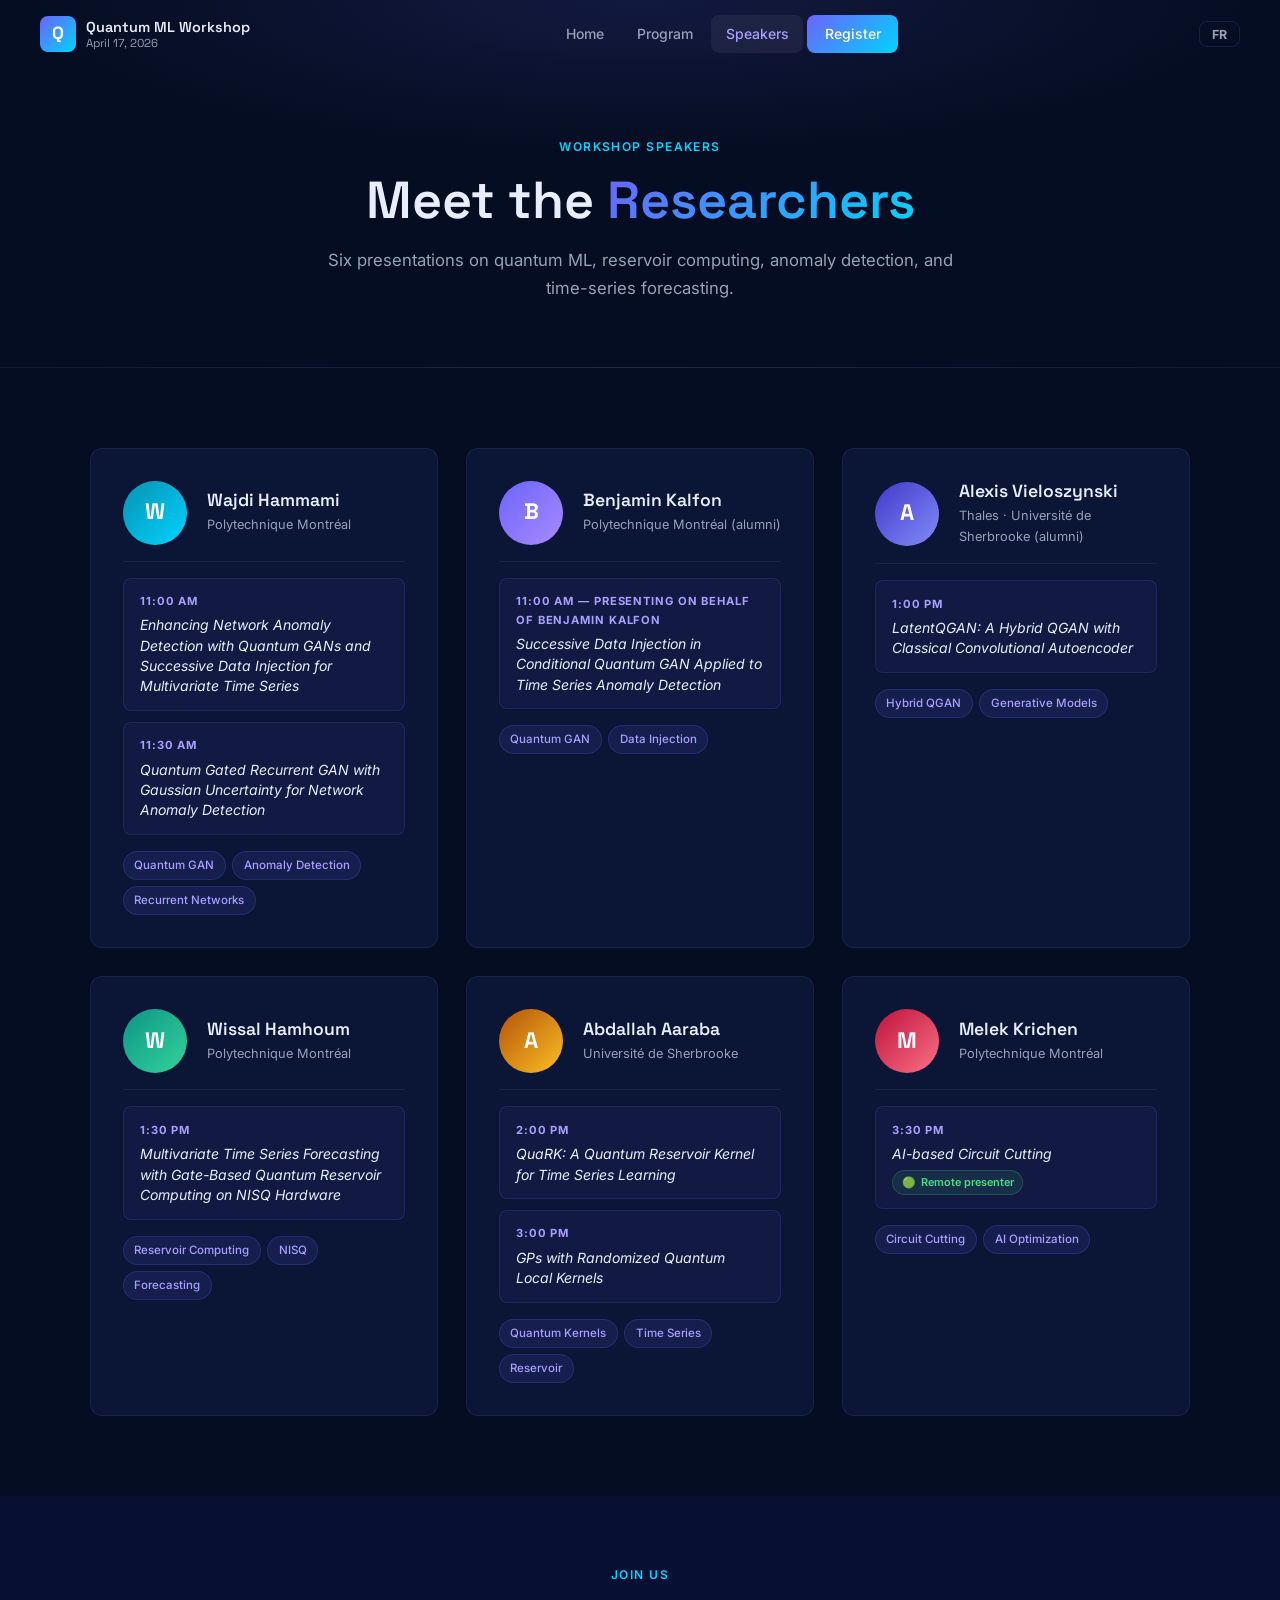
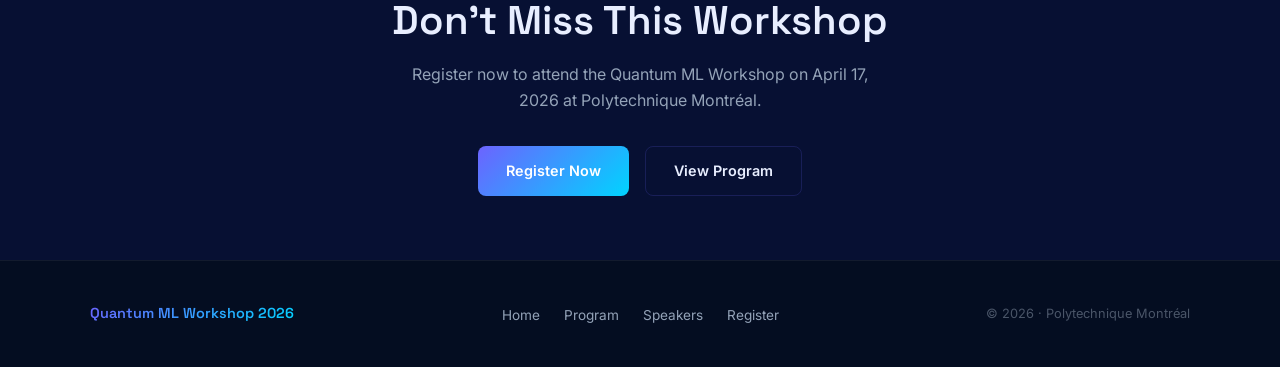
<file: speakers.html>
<!DOCTYPE html>
<html lang="en">
<head>
  <meta charset="UTF-8" />
  <meta name="viewport" content="width=device-width, initial-scale=1.0" />
  <title>Speakers — Quantum ML Workshop 2026</title>
  <meta name="description" content="Meet the speakers of the Quantum ML Workshop, April 17, 2026 at Polytechnique Montréal." />
  <link rel="stylesheet" href="css/style.css" />
  <style>
    .speakers-full-grid {
      display: grid;
      grid-template-columns: repeat(auto-fill, minmax(300px, 1fr));
      gap: 1.75rem;
    }

    .speaker-card-full {
      background: var(--bg-card);
      border: 1px solid var(--border-light);
      border-radius: var(--radius);
      padding: 2rem;
      display: flex;
      flex-direction: column;
      gap: 1rem;
      transition: border-color var(--transition), transform var(--transition), box-shadow var(--transition);
    }

    .speaker-card-full:hover {
      border-color: var(--border);
      transform: translateY(-4px);
      box-shadow: 0 16px 40px rgba(0,0,0,0.35);
    }

    .speaker-header {
      display: flex;
      align-items: center;
      gap: 1.25rem;
    }

    .speaker-avatar-lg {
      width: 64px; height: 64px;
      border-radius: 50%;
      display: flex; align-items: center; justify-content: center;
      font-family: 'Space Grotesk', sans-serif;
      font-size: 1.4rem;
      font-weight: 700;
      color: #fff;
      flex-shrink: 0;
    }

    .speaker-header-info h3 {
      font-size: 1.1rem;
      margin-bottom: 0.2rem;
    }

    .speaker-header-info .affil {
      font-size: 0.8rem;
      color: var(--text-2);
    }

    .speaker-divider {
      height: 1px;
      background: var(--border-light);
    }

    .speaker-talks {
      display: flex;
      flex-direction: column;
      gap: 0.65rem;
    }

    .speaker-talk-item {
      background: rgba(108, 99, 255, 0.07);
      border: 1px solid rgba(108, 99, 255, 0.15);
      border-radius: var(--radius-sm);
      padding: 0.85rem 1rem;
    }

    .talk-time {
      font-size: 0.7rem;
      font-weight: 700;
      letter-spacing: 0.08em;
      text-transform: uppercase;
      color: var(--purple-light);
      margin-bottom: 0.3rem;
    }

    .talk-title {
      font-size: 0.875rem;
      color: var(--text);
      line-height: 1.45;
      font-style: italic;
    }

    .talk-note {
      font-size: 0.75rem;
      color: var(--text-2);
      margin-top: 0.3rem;
    }

    .speaker-tags-row {
      display: flex;
      flex-wrap: wrap;
      gap: 0.4rem;
    }

    .online-badge {
      display: inline-flex;
      align-items: center;
      gap: 0.3rem;
      font-size: 0.68rem;
      font-weight: 600;
      color: #4ade80;
      background: rgba(74, 222, 128, 0.1);
      border: 1px solid rgba(74, 222, 128, 0.2);
      border-radius: 999px;
      padding: 0.15rem 0.55rem;
      margin-top: 0.35rem;
      width: fit-content;
    }

    /* Avatar colors */
    .av-purple { background: linear-gradient(135deg, #6c63ff, #a78bfa); }
    .av-cyan   { background: linear-gradient(135deg, #0891b2, #00d4ff); }
    .av-teal   { background: linear-gradient(135deg, #0d9488, #34d399); }
    .av-indigo { background: linear-gradient(135deg, #4338ca, #818cf8); }
    .av-rose   { background: linear-gradient(135deg, #be123c, #fb7185); }
    .av-amber  { background: linear-gradient(135deg, #b45309, #fbbf24); }
  </style>
</head>
<body>

  <!-- Navigation -->
  <nav class="nav" id="nav">
    <div class="nav-logo">
      <div class="nav-logo-icon">Q</div>
      <div class="nav-logo-text">
        Quantum ML Workshop
        <span>April 17, 2026</span>
      </div>
    </div>
    <button class="nav-hamburger" id="navHamburger" aria-label="Toggle menu" aria-expanded="false">
      <span></span><span></span><span></span>
    </button>
    <ul class="nav-links" id="navLinks">
      <li><a href="index.html" data-i18n="nav.home">Home</a></li>
      <li><a href="program.html" data-i18n="nav.program">Program</a></li>
      <li><a href="speakers.html" data-i18n="nav.speakers">Speakers</a></li>
      <li><a href="registration.html" class="nav-cta" data-i18n="nav.register">Register</a></li>
    </ul>
    <button class="lang-toggle" aria-label="Switch language">FR</button>
  </nav>

  <!-- Page Hero -->
  <div class="page-hero">
    <span class="section-label" data-i18n="spk.hero.label">Workshop Speakers</span>
    <h1 data-i18n-html="spk.hero.h1">Meet the <span class="gradient-text">Researchers</span></h1>
    <p data-i18n="spk.hero.sub">Six presentations on quantum ML, reservoir computing, anomaly detection, and time-series forecasting.</p>
  </div>

  <!-- Speakers Grid -->
  <section class="section">
    <div class="section-inner">
      <div class="speakers-full-grid">

        <!-- Wajdi Hammami -->
        <div class="speaker-card-full">
          <div class="speaker-header">
            <div class="speaker-avatar-lg av-cyan">W</div>
            <div class="speaker-header-info">
              <h3>Wajdi Hammami</h3>
              <p class="affil">Polytechnique Montréal</p>
            </div>
          </div>
          <div class="speaker-divider"></div>
          <div class="speaker-talks">
            <div class="speaker-talk-item">
              <div class="talk-time">11:00 AM</div>
              <div class="talk-title">Enhancing Network Anomaly Detection with Quantum GANs and Successive Data Injection for Multivariate Time Series</div>
            </div>
            <div class="speaker-talk-item">
              <div class="talk-time">11:30 AM</div>
              <div class="talk-title">Quantum Gated Recurrent GAN with Gaussian Uncertainty for Network Anomaly Detection</div>
            </div>
          </div>
          <div class="speaker-tags-row">
            <span class="tag">Quantum GAN</span>
            <span class="tag">Anomaly Detection</span>
            <span class="tag">Recurrent Networks</span>
          </div>
        </div>

        <!-- Benjamin Kalfon -->
        <div class="speaker-card-full">
          <div class="speaker-header">
            <div class="speaker-avatar-lg av-purple">B</div>
            <div class="speaker-header-info">
              <h3>Benjamin Kalfon</h3>
              <p class="affil">Polytechnique Montréal (alumni)</p>
            </div>
          </div>
          <div class="speaker-divider"></div>
          <div class="speaker-talks">
            <div class="speaker-talk-item">
              <div class="talk-time">11:00 AM — <span data-i18n="spk.behalf">presented by Wajdi</span></div>
              <div class="talk-title">Successive Data Injection in Conditional Quantum GAN Applied to Time Series Anomaly Detection</div>
            </div>
          </div>
          <div class="speaker-tags-row">
            <span class="tag">Quantum GAN</span>
            <span class="tag">Data Injection</span>
          </div>
        </div>

        <!-- Alexis Vieloszynski -->
        <div class="speaker-card-full">
          <div class="speaker-header">
            <div class="speaker-avatar-lg av-indigo">A</div>
            <div class="speaker-header-info">
              <h3>Alexis Vieloszynski</h3>
              <p class="affil">Thales · Université de Sherbrooke (alumni)</p>
            </div>
          </div>
          <div class="speaker-divider"></div>
          <div class="speaker-talks">
            <div class="speaker-talk-item">
              <div class="talk-time">1:00 PM</div>
              <div class="talk-title">LatentQGAN: A Hybrid QGAN with Classical Convolutional Autoencoder</div>
            </div>
          </div>
          <div class="speaker-tags-row">
            <span class="tag">Hybrid QGAN</span>
            <span class="tag">Generative Models</span>
          </div>
        </div>

        <!-- Wissal Hamhoum -->
        <div class="speaker-card-full">
          <div class="speaker-header">
            <div class="speaker-avatar-lg av-teal">W</div>
            <div class="speaker-header-info">
              <h3>Wissal Hamhoum</h3>
              <p class="affil">Polytechnique Montréal</p>
            </div>
          </div>
          <div class="speaker-divider"></div>
          <div class="speaker-talks">
            <div class="speaker-talk-item">
              <div class="talk-time">1:30 PM</div>
              <div class="talk-title">Multivariate Time Series Forecasting with Gate-Based Quantum Reservoir Computing on NISQ Hardware</div>
            </div>
          </div>
          <div class="speaker-tags-row">
            <span class="tag">Reservoir Computing</span>
            <span class="tag">NISQ</span>
            <span class="tag">Forecasting</span>
          </div>
        </div>

        <!-- Abdallah Aaraba -->
        <div class="speaker-card-full">
          <div class="speaker-header">
            <div class="speaker-avatar-lg av-amber">A</div>
            <div class="speaker-header-info">
              <h3>Abdallah Aaraba</h3>
              <p class="affil">Université de Sherbrooke</p>
            </div>
          </div>
          <div class="speaker-divider"></div>
          <div class="speaker-talks">
            <div class="speaker-talk-item">
              <div class="talk-time">2:00 PM</div>
              <div class="talk-title">QuaRK: A Quantum Reservoir Kernel for Time Series Learning</div>
            </div>
            <div class="speaker-talk-item">
              <div class="talk-time">3:00 PM</div>
              <div class="talk-title">GPs with Randomized Quantum Local Kernels</div>
            </div>
          </div>
          <div class="speaker-tags-row">
            <span class="tag">Quantum Kernels</span>
            <span class="tag">Time Series</span>
            <span class="tag">Reservoir</span>
          </div>
        </div>

        <!-- Melek Krichen -->
        <div class="speaker-card-full">
          <div class="speaker-header">
            <div class="speaker-avatar-lg av-rose">M</div>
            <div class="speaker-header-info">
              <h3>Melek Krichen</h3>
              <p class="affil">Polytechnique Montréal</p>
            </div>
          </div>
          <div class="speaker-divider"></div>
          <div class="speaker-talks">
            <div class="speaker-talk-item">
              <div class="talk-time">3:30 PM</div>
              <div class="talk-title">AI-based Circuit Cutting</div>
              <div class="online-badge">🟢 <span data-i18n="spk.remote">Remote presenter</span></div>
            </div>
          </div>
          <div class="speaker-tags-row">
            <span class="tag">Circuit Cutting</span>
            <span class="tag">AI Optimization</span>
          </div>
        </div>

      </div>
    </div>
  </section>

  <!-- CTA -->
  <section class="section" style="background:var(--bg-2); padding: 4rem 2.5rem; text-align:center;">
    <div class="section-inner">
      <span class="section-label" data-i18n="spk.cta.label">Join Us</span>
      <h2 class="section-title" style="margin:0 auto 1rem;" data-i18n="spk.cta.title">Don't Miss This Workshop</h2>
      <p style="color:var(--text-2); margin:0 auto 2rem; max-width:480px;" data-i18n="spk.cta.desc">
        Register now to attend the Quantum ML Workshop on April 17, 2026 at Polytechnique Montréal.
      </p>
      <div style="display:flex; gap:1rem; justify-content:center; flex-wrap:wrap;">
        <a href="registration.html" class="btn btn-primary" data-i18n="spk.cta.btn1">Register Now</a>
        <a href="program.html" class="btn btn-outline" data-i18n="spk.cta.btn2">View Program</a>
      </div>
    </div>
  </section>

  <!-- Footer -->
  <footer class="footer">
    <div class="footer-inner">
      <div class="footer-logo gradient-text">Quantum ML Workshop 2026</div>
      <ul class="footer-links">
        <li><a href="index.html" data-i18n="nav.home">Home</a></li>
        <li><a href="program.html" data-i18n="nav.program">Program</a></li>
        <li><a href="speakers.html" data-i18n="nav.speakers">Speakers</a></li>
        <li><a href="registration.html" data-i18n="nav.register">Register</a></li>
      </ul>
      <p class="footer-copy" data-i18n="footer.copy">© 2026 · Polytechnique Montréal</p>
    </div>
  </footer>

  <script src="js/main.js"></script>
</body>
</html>
</file>
<file: css/style.css>
/* ============================================================
   Quantum ML Workshop — Shared Stylesheet
   Event: April 17, 2026 | Polytechnique Montréal
   ============================================================ */

@import url('https://fonts.googleapis.com/css2?family=Inter:wght@300;400;500;600;700&family=Space+Grotesk:wght@400;500;600;700&display=swap');

/* ── Variables ─────────────────────────────────────────────── */
:root {
  --bg:           #040d21;
  --bg-2:         #071033;
  --bg-card:      #0b1535;
  --border:       rgba(108, 99, 255, 0.18);
  --border-light: rgba(255, 255, 255, 0.06);

  --purple:       #6c63ff;
  --purple-light: #a99fff;
  --cyan:         #00d4ff;
  --cyan-dim:     rgba(0, 212, 255, 0.12);
  --gradient:     linear-gradient(135deg, #6c63ff 0%, #00d4ff 100%);

  --text:         #e8eeff;
  --text-2:       #94a3b8;
  --text-muted:   #4a5568;

  --nav-h:        68px;
  --radius:       12px;
  --radius-sm:    8px;
  --transition:   0.25s ease;

  --track-a:      rgba(108, 99, 255, 0.15);
  --track-b:      rgba(0, 212, 255, 0.10);
}

/* ── Reset ─────────────────────────────────────────────────── */
*, *::before, *::after { box-sizing: border-box; margin: 0; padding: 0; }

html { scroll-behavior: smooth; font-size: 16px; }

body {
  font-family: 'Inter', sans-serif;
  background: var(--bg);
  color: var(--text);
  line-height: 1.65;
  -webkit-font-smoothing: antialiased;
}

a { color: inherit; text-decoration: none; }
img { max-width: 100%; display: block; }

h1, h2, h3, h4, h5 {
  font-family: 'Space Grotesk', sans-serif;
  line-height: 1.2;
  font-weight: 600;
}

/* ── Navigation ────────────────────────────────────────────── */
.nav {
  position: fixed;
  top: 0; left: 0; right: 0;
  height: var(--nav-h);
  z-index: 100;
  display: flex;
  align-items: center;
  justify-content: space-between;
  padding: 0 2.5rem;
  transition: background var(--transition), backdrop-filter var(--transition), border-bottom var(--transition);
}

.nav.scrolled {
  background: rgba(4, 13, 33, 0.88);
  backdrop-filter: blur(16px);
  border-bottom: 1px solid var(--border-light);
}

.nav-logo {
  display: flex;
  align-items: center;
  gap: 0.65rem;
}

.nav-logo-icon {
  width: 36px; height: 36px;
  background: var(--gradient);
  border-radius: 8px;
  display: flex; align-items: center; justify-content: center;
  font-size: 1.1rem;
  font-weight: 700;
  color: #fff;
  font-family: 'Space Grotesk', sans-serif;
  flex-shrink: 0;
}

.nav-logo-text {
  font-family: 'Space Grotesk', sans-serif;
  font-size: 0.9rem;
  font-weight: 600;
  color: var(--text);
  line-height: 1.25;
  max-width: 200px;
}

.nav-logo-text span {
  display: block;
  font-size: 0.72rem;
  font-weight: 400;
  color: var(--text-2);
}

.nav-links {
  display: flex;
  align-items: center;
  gap: 0.25rem;
  list-style: none;
}

.nav-links a {
  display: block;
  padding: 0.45rem 0.9rem;
  border-radius: var(--radius-sm);
  font-size: 0.875rem;
  font-weight: 500;
  color: var(--text-2);
  transition: color var(--transition), background var(--transition);
}

.nav-links a:hover,
.nav-links a.active {
  color: var(--text);
  background: rgba(255,255,255,0.06);
}

.nav-links a.active {
  color: var(--purple-light);
}

.nav-cta {
  background: var(--gradient) !important;
  color: #fff !important;
  padding: 0.45rem 1.1rem !important;
}

.nav-cta:hover {
  opacity: 0.88;
  background: var(--gradient) !important;
}

/* Hamburger */
.nav-hamburger {
  display: none;
  flex-direction: column;
  gap: 5px;
  cursor: pointer;
  padding: 0.5rem;
  background: none;
  border: none;
}

.nav-hamburger span {
  display: block;
  width: 22px; height: 2px;
  background: var(--text);
  border-radius: 2px;
  transition: transform var(--transition), opacity var(--transition);
}

.nav-hamburger.open span:nth-child(1) { transform: translateY(7px) rotate(45deg); }
.nav-hamburger.open span:nth-child(2) { opacity: 0; }
.nav-hamburger.open span:nth-child(3) { transform: translateY(-7px) rotate(-45deg); }

/* ── Language toggle ───────────────────────────────────────── */
.lang-toggle {
  background: transparent;
  border: 1px solid var(--border);
  color: var(--text-2);
  font-size: 0.78rem;
  font-weight: 700;
  letter-spacing: 0.05em;
  padding: 0.3rem 0.7rem;
  border-radius: var(--radius-sm);
  cursor: pointer;
  font-family: 'Inter', sans-serif;
  transition: all var(--transition);
  flex-shrink: 0;
}

.lang-toggle:hover {
  color: var(--text);
  border-color: var(--purple);
  background: rgba(108,99,255,0.08);
}

/* ── Page Hero (inner pages) ───────────────────────────────── */
.page-hero {
  padding: calc(var(--nav-h) + 4rem) 2.5rem 4rem;
  text-align: center;
  background: radial-gradient(ellipse 70% 60% at 50% 0%, rgba(108,99,255,0.14) 0%, transparent 70%);
  border-bottom: 1px solid var(--border-light);
}

.page-hero h1 {
  font-size: clamp(2rem, 5vw, 3.25rem);
  margin-bottom: 1rem;
}

.page-hero p {
  max-width: 640px;
  margin: 0 auto;
  color: var(--text-2);
  font-size: 1.05rem;
}

.gradient-text {
  background: var(--gradient);
  -webkit-background-clip: text;
  -webkit-text-fill-color: transparent;
  background-clip: text;
}

/* ── Buttons ───────────────────────────────────────────────── */
.btn {
  display: inline-flex;
  align-items: center;
  gap: 0.5rem;
  padding: 0.75rem 1.75rem;
  border-radius: var(--radius-sm);
  font-size: 0.9rem;
  font-weight: 600;
  font-family: 'Inter', sans-serif;
  cursor: pointer;
  transition: all var(--transition);
  border: none;
  text-decoration: none;
}

.btn-primary {
  background: var(--gradient);
  color: #fff;
}

.btn-primary:hover {
  opacity: 0.88;
  transform: translateY(-1px);
  box-shadow: 0 8px 24px rgba(108, 99, 255, 0.35);
}

.btn-outline {
  background: transparent;
  color: var(--text);
  border: 1px solid var(--border);
}

.btn-outline:hover {
  border-color: var(--purple);
  background: rgba(108,99,255,0.08);
  transform: translateY(-1px);
}

/* ── Section Layout ────────────────────────────────────────── */
.section {
  padding: 5rem 2.5rem;
}

.section-inner {
  max-width: 1100px;
  margin: 0 auto;
}

.section-label {
  display: inline-block;
  font-size: 0.75rem;
  font-weight: 600;
  letter-spacing: 0.12em;
  text-transform: uppercase;
  color: var(--cyan);
  margin-bottom: 0.75rem;
}

.section-title {
  font-size: clamp(1.75rem, 4vw, 2.5rem);
  margin-bottom: 1rem;
}

.section-subtitle {
  color: var(--text-2);
  font-size: 1.05rem;
  max-width: 560px;
}

.section-header {
  margin-bottom: 3.5rem;
}

/* ── Cards ─────────────────────────────────────────────────── */
.card {
  background: var(--bg-card);
  border: 1px solid var(--border-light);
  border-radius: var(--radius);
  padding: 1.75rem;
  transition: border-color var(--transition), transform var(--transition), box-shadow var(--transition);
}

.card:hover {
  border-color: var(--border);
  transform: translateY(-3px);
  box-shadow: 0 12px 32px rgba(0,0,0,0.3);
}

/* ── Topic Cards ───────────────────────────────────────────── */
.topics-grid {
  display: grid;
  grid-template-columns: repeat(auto-fill, minmax(280px, 1fr));
  gap: 1.25rem;
}

.topic-card {
  background: var(--bg-card);
  border: 1px solid var(--border-light);
  border-radius: var(--radius);
  padding: 1.75rem;
  transition: border-color var(--transition), transform var(--transition);
}

.topic-card:hover {
  border-color: rgba(108,99,255,0.4);
  transform: translateY(-2px);
}

.topic-icon {
  font-size: 1.75rem;
  margin-bottom: 1rem;
}

.topic-card h3 {
  font-size: 1rem;
  margin-bottom: 0.5rem;
  color: var(--text);
}

.topic-card p {
  font-size: 0.875rem;
  color: var(--text-2);
  line-height: 1.6;
}

/* ── Speaker Cards ─────────────────────────────────────────── */
.speakers-grid {
  display: grid;
  grid-template-columns: repeat(auto-fill, minmax(260px, 1fr));
  gap: 1.5rem;
}

.speaker-card {
  background: var(--bg-card);
  border: 1px solid var(--border-light);
  border-radius: var(--radius);
  padding: 2rem 1.75rem;
  text-align: center;
  transition: border-color var(--transition), transform var(--transition), box-shadow var(--transition);
}

.speaker-card:hover {
  border-color: var(--border);
  transform: translateY(-4px);
  box-shadow: 0 16px 40px rgba(0,0,0,0.35);
}

.speaker-avatar {
  width: 72px; height: 72px;
  border-radius: 50%;
  display: flex; align-items: center; justify-content: center;
  font-family: 'Space Grotesk', sans-serif;
  font-size: 1.5rem;
  font-weight: 700;
  color: #fff;
  margin: 0 auto 1.25rem;
}

.speaker-card h3 {
  font-size: 1.1rem;
  margin-bottom: 0.25rem;
}

.speaker-card .speaker-role {
  font-size: 0.8rem;
  color: var(--cyan);
  font-weight: 500;
  margin-bottom: 0.75rem;
  text-transform: uppercase;
  letter-spacing: 0.06em;
}

.speaker-card .speaker-talk {
  font-size: 0.85rem;
  color: var(--text-2);
  line-height: 1.5;
  font-style: italic;
}

.speaker-tags {
  display: flex;
  flex-wrap: wrap;
  gap: 0.4rem;
  justify-content: center;
  margin-top: 1rem;
}

.tag {
  display: inline-block;
  padding: 0.25rem 0.65rem;
  border-radius: 999px;
  font-size: 0.72rem;
  font-weight: 500;
  background: rgba(108,99,255,0.12);
  color: var(--purple-light);
  border: 1px solid rgba(108,99,255,0.2);
}

/* ── Schedule / Program ────────────────────────────────────── */
.schedule {
  max-width: 1000px;
  margin: 0 auto;
}

.schedule-legend {
  display: flex;
  gap: 1.5rem;
  margin-bottom: 2rem;
  flex-wrap: wrap;
}

.legend-item {
  display: flex;
  align-items: center;
  gap: 0.5rem;
  font-size: 0.85rem;
  color: var(--text-2);
}

.legend-dot {
  width: 12px; height: 12px;
  border-radius: 3px;
}

.legend-dot.track-a { background: var(--purple); }
.legend-dot.track-b { background: var(--cyan); }
.legend-dot.plenary { background: rgba(255,255,255,0.25); }

.schedule-row {
  display: grid;
  grid-template-columns: 90px 1fr 1fr;
  gap: 0.75rem;
  margin-bottom: 0.75rem;
  align-items: start;
}

.schedule-row.plenary {
  grid-template-columns: 90px 1fr;
}

.schedule-time {
  padding-top: 1rem;
  font-size: 0.8rem;
  font-weight: 600;
  color: var(--text-2);
  font-family: 'Space Grotesk', sans-serif;
  white-space: nowrap;
}

.session {
  padding: 1rem 1.25rem;
  border-radius: var(--radius-sm);
  border: 1px solid transparent;
  transition: transform var(--transition), box-shadow var(--transition);
}

.session:hover {
  transform: translateY(-1px);
  box-shadow: 0 6px 20px rgba(0,0,0,0.25);
}

.session.track-a {
  background: var(--track-a);
  border-color: rgba(108,99,255,0.25);
}

.session.track-b {
  background: var(--track-b);
  border-color: rgba(0,212,255,0.2);
}

.session.plenary-session {
  background: rgba(255,255,255,0.035);
  border-color: var(--border-light);
}

.session.break-session {
  background: rgba(255,255,255,0.02);
  border-color: var(--border-light);
  text-align: center;
  padding: 0.75rem 1.25rem;
}

.session-track-label {
  font-size: 0.68rem;
  font-weight: 600;
  letter-spacing: 0.1em;
  text-transform: uppercase;
  margin-bottom: 0.35rem;
}

.session.track-a .session-track-label { color: var(--purple-light); }
.session.track-b .session-track-label { color: var(--cyan); }

.session-title {
  font-size: 0.9rem;
  font-weight: 600;
  color: var(--text);
  margin-bottom: 0.3rem;
  line-height: 1.35;
}

.session-speaker {
  font-size: 0.8rem;
  color: var(--text-2);
}

.session-speaker strong {
  color: var(--text);
  font-weight: 500;
}

.session.plenary-session .session-title {
  color: var(--text);
}

.session.break-session .session-title {
  color: var(--text-2);
  font-weight: 500;
  font-size: 0.85rem;
}

.online-badge {
  display: inline-flex;
  align-items: center;
  gap: 0.3rem;
  font-size: 0.68rem;
  font-weight: 600;
  color: #4ade80;
  background: rgba(74, 222, 128, 0.1);
  border: 1px solid rgba(74, 222, 128, 0.2);
  border-radius: 999px;
  padding: 0.15rem 0.55rem;
  margin-top: 0.4rem;
}

.track-headers {
  display: grid;
  grid-template-columns: 90px 1fr 1fr;
  gap: 0.75rem;
  margin-bottom: 1rem;
  padding-bottom: 0.75rem;
  border-bottom: 1px solid var(--border-light);
}

.track-header {
  font-size: 0.78rem;
  font-weight: 700;
  letter-spacing: 0.08em;
  text-transform: uppercase;
}

.track-header.a { color: var(--purple-light); }
.track-header.b { color: var(--cyan); }

/* ── Venue ─────────────────────────────────────────────────── */
.venue-grid {
  display: grid;
  grid-template-columns: 1fr 1fr;
  gap: 2.5rem;
  align-items: center;
}

.venue-details {
  display: flex;
  flex-direction: column;
  gap: 1.25rem;
}

.venue-detail-item {
  display: flex;
  align-items: flex-start;
  gap: 0.9rem;
}

.venue-detail-icon {
  width: 36px; height: 36px;
  background: rgba(108,99,255,0.12);
  border: 1px solid rgba(108,99,255,0.2);
  border-radius: var(--radius-sm);
  display: flex; align-items: center; justify-content: center;
  font-size: 1rem;
  flex-shrink: 0;
}

.venue-detail-item h4 {
  font-size: 0.78rem;
  text-transform: uppercase;
  letter-spacing: 0.08em;
  color: var(--text-2);
  font-weight: 500;
  margin-bottom: 0.2rem;
}

.venue-detail-item p {
  font-size: 0.95rem;
  color: var(--text);
}

.venue-map {
  border-radius: var(--radius);
  overflow: hidden;
  border: 1px solid var(--border-light);
  height: 280px;
  background: var(--bg-card);
  display: flex;
  align-items: center;
  justify-content: center;
  color: var(--text-2);
  font-size: 0.9rem;
}

.venue-map iframe {
  width: 100%;
  height: 100%;
  border: none;
  filter: invert(90%) hue-rotate(180deg);
}

/* ── Stats Bar ─────────────────────────────────────────────── */
.stats-bar {
  display: grid;
  grid-template-columns: repeat(auto-fit, minmax(150px, 1fr));
  gap: 1px;
  background: var(--border-light);
  border: 1px solid var(--border-light);
  border-radius: var(--radius);
  overflow: hidden;
  margin: 3rem 0;
}

.stat-item {
  background: var(--bg-card);
  padding: 1.75rem;
  text-align: center;
}

.stat-number {
  font-family: 'Space Grotesk', sans-serif;
  font-size: 2rem;
  font-weight: 700;
  background: var(--gradient);
  -webkit-background-clip: text;
  -webkit-text-fill-color: transparent;
  background-clip: text;
  display: block;
}

.stat-label {
  font-size: 0.8rem;
  color: var(--text-2);
  margin-top: 0.25rem;
}

/* ── Form ──────────────────────────────────────────────────── */
.form-wrap {
  max-width: 640px;
  margin: 0 auto;
}

.form-group {
  margin-bottom: 1.25rem;
}

.form-group label {
  display: block;
  font-size: 0.85rem;
  font-weight: 500;
  color: var(--text-2);
  margin-bottom: 0.5rem;
}

.form-group label span.required {
  color: var(--cyan);
  margin-left: 0.2rem;
}

.form-control {
  width: 100%;
  padding: 0.8rem 1rem;
  background: var(--bg-card);
  border: 1px solid var(--border-light);
  border-radius: var(--radius-sm);
  color: var(--text);
  font-size: 0.9rem;
  font-family: 'Inter', sans-serif;
  transition: border-color var(--transition), box-shadow var(--transition);
  outline: none;
  appearance: none;
}

.form-control:focus {
  border-color: var(--purple);
  box-shadow: 0 0 0 3px rgba(108,99,255,0.15);
}

.form-control::placeholder { color: var(--text-muted); }

select.form-control {
  background-image: url("data:image/svg+xml,%3Csvg xmlns='http://www.w3.org/2000/svg' width='12' height='12' fill='%2394a3b8' viewBox='0 0 16 16'%3E%3Cpath d='M7.247 11.14L2.451 5.658C1.885 5.013 2.345 4 3.204 4h9.592a1 1 0 0 1 .753 1.659l-4.796 5.48a1 1 0 0 1-1.506 0z'/%3E%3C/svg%3E");
  background-repeat: no-repeat;
  background-position: right 1rem center;
  padding-right: 2.5rem;
  cursor: pointer;
}

select.form-control option {
  background: var(--bg-2);
}

textarea.form-control {
  resize: vertical;
  min-height: 120px;
}

.form-row {
  display: grid;
  grid-template-columns: 1fr 1fr;
  gap: 1rem;
}

.form-submit {
  margin-top: 2rem;
  text-align: center;
}

.form-submit .btn {
  width: 100%;
  justify-content: center;
  padding: 0.95rem 1.75rem;
  font-size: 1rem;
}

.form-note {
  margin-top: 1rem;
  font-size: 0.8rem;
  color: var(--text-muted);
  text-align: center;
}

.form-message {
  display: none;
  padding: 1rem 1.25rem;
  border-radius: var(--radius-sm);
  font-size: 0.9rem;
  margin-top: 1.25rem;
  text-align: center;
}

.form-message.success {
  background: rgba(74, 222, 128, 0.1);
  border: 1px solid rgba(74, 222, 128, 0.25);
  color: #4ade80;
}

.form-message.error {
  background: rgba(248, 113, 113, 0.1);
  border: 1px solid rgba(248, 113, 113, 0.25);
  color: #f87171;
}

/* ── Footer ────────────────────────────────────────────────── */
.footer {
  border-top: 1px solid var(--border-light);
  padding: 2.5rem 2.5rem;
  text-align: center;
}

.footer-inner {
  max-width: 1100px;
  margin: 0 auto;
  display: flex;
  align-items: center;
  justify-content: space-between;
  flex-wrap: wrap;
  gap: 1rem;
}

.footer-logo {
  font-family: 'Space Grotesk', sans-serif;
  font-size: 0.9rem;
  font-weight: 600;
}

.footer-links {
  display: flex;
  gap: 1.5rem;
  list-style: none;
}

.footer-links a {
  font-size: 0.85rem;
  color: var(--text-2);
  transition: color var(--transition);
}

.footer-links a:hover { color: var(--text); }

.footer-copy {
  font-size: 0.8rem;
  color: var(--text-muted);
}

/* ── Divider ───────────────────────────────────────────────── */
.divider {
  height: 1px;
  background: var(--border-light);
  margin: 0 2.5rem;
}

/* ── Notice Banner ─────────────────────────────────────────── */
.notice {
  background: rgba(108,99,255,0.08);
  border: 1px solid rgba(108,99,255,0.2);
  border-radius: var(--radius-sm);
  padding: 0.9rem 1.25rem;
  font-size: 0.875rem;
  color: var(--text-2);
  display: flex;
  align-items: flex-start;
  gap: 0.65rem;
  margin-bottom: 2.5rem;
}

.notice-icon { flex-shrink: 0; }

/* ── Responsive ────────────────────────────────────────────── */
@media (max-width: 768px) {
  :root { --nav-h: 60px; }

  .nav { padding: 0 1.25rem; }

  .nav-links {
    position: fixed;
    top: var(--nav-h);
    left: 0; right: 0;
    background: rgba(4, 13, 33, 0.97);
    backdrop-filter: blur(16px);
    flex-direction: column;
    align-items: stretch;
    padding: 1rem 1.25rem 1.5rem;
    border-bottom: 1px solid var(--border-light);
    gap: 0.15rem;
    transform: translateY(-120%);
    opacity: 0;
    transition: transform 0.3s ease, opacity 0.3s ease;
    pointer-events: none;
  }

  .nav-links.open {
    transform: translateY(0);
    opacity: 1;
    pointer-events: auto;
  }

  .nav-links a {
    padding: 0.75rem 1rem;
  }

  .nav-hamburger { display: flex; }

  .section { padding: 3.5rem 1.25rem; }
  .page-hero { padding: calc(var(--nav-h) + 3rem) 1.25rem 3rem; }

  .venue-grid { grid-template-columns: 1fr; }
  .form-row { grid-template-columns: 1fr; }

  .schedule-row {
    grid-template-columns: 72px 1fr;
    grid-template-rows: auto auto;
  }

  .schedule-row:not(.plenary) .schedule-time {
    grid-row: 1;
    grid-column: 1;
  }

  .schedule-row:not(.plenary) > .session:first-of-type {
    grid-column: 2;
    grid-row: 1;
  }

  .schedule-row:not(.plenary) > .session:last-of-type {
    grid-column: 1 / -1;
    grid-row: 2;
  }

  .track-headers {
    grid-template-columns: 72px 1fr;
  }

  .track-headers .track-header.b { display: none; }

  .footer-inner { flex-direction: column; text-align: center; }
  .footer-links { justify-content: center; }

  .stats-bar { grid-template-columns: 1fr 1fr; }
}

@media (max-width: 480px) {
  .speakers-grid { grid-template-columns: 1fr 1fr; }
  .topics-grid { grid-template-columns: 1fr; }
}
</file>
